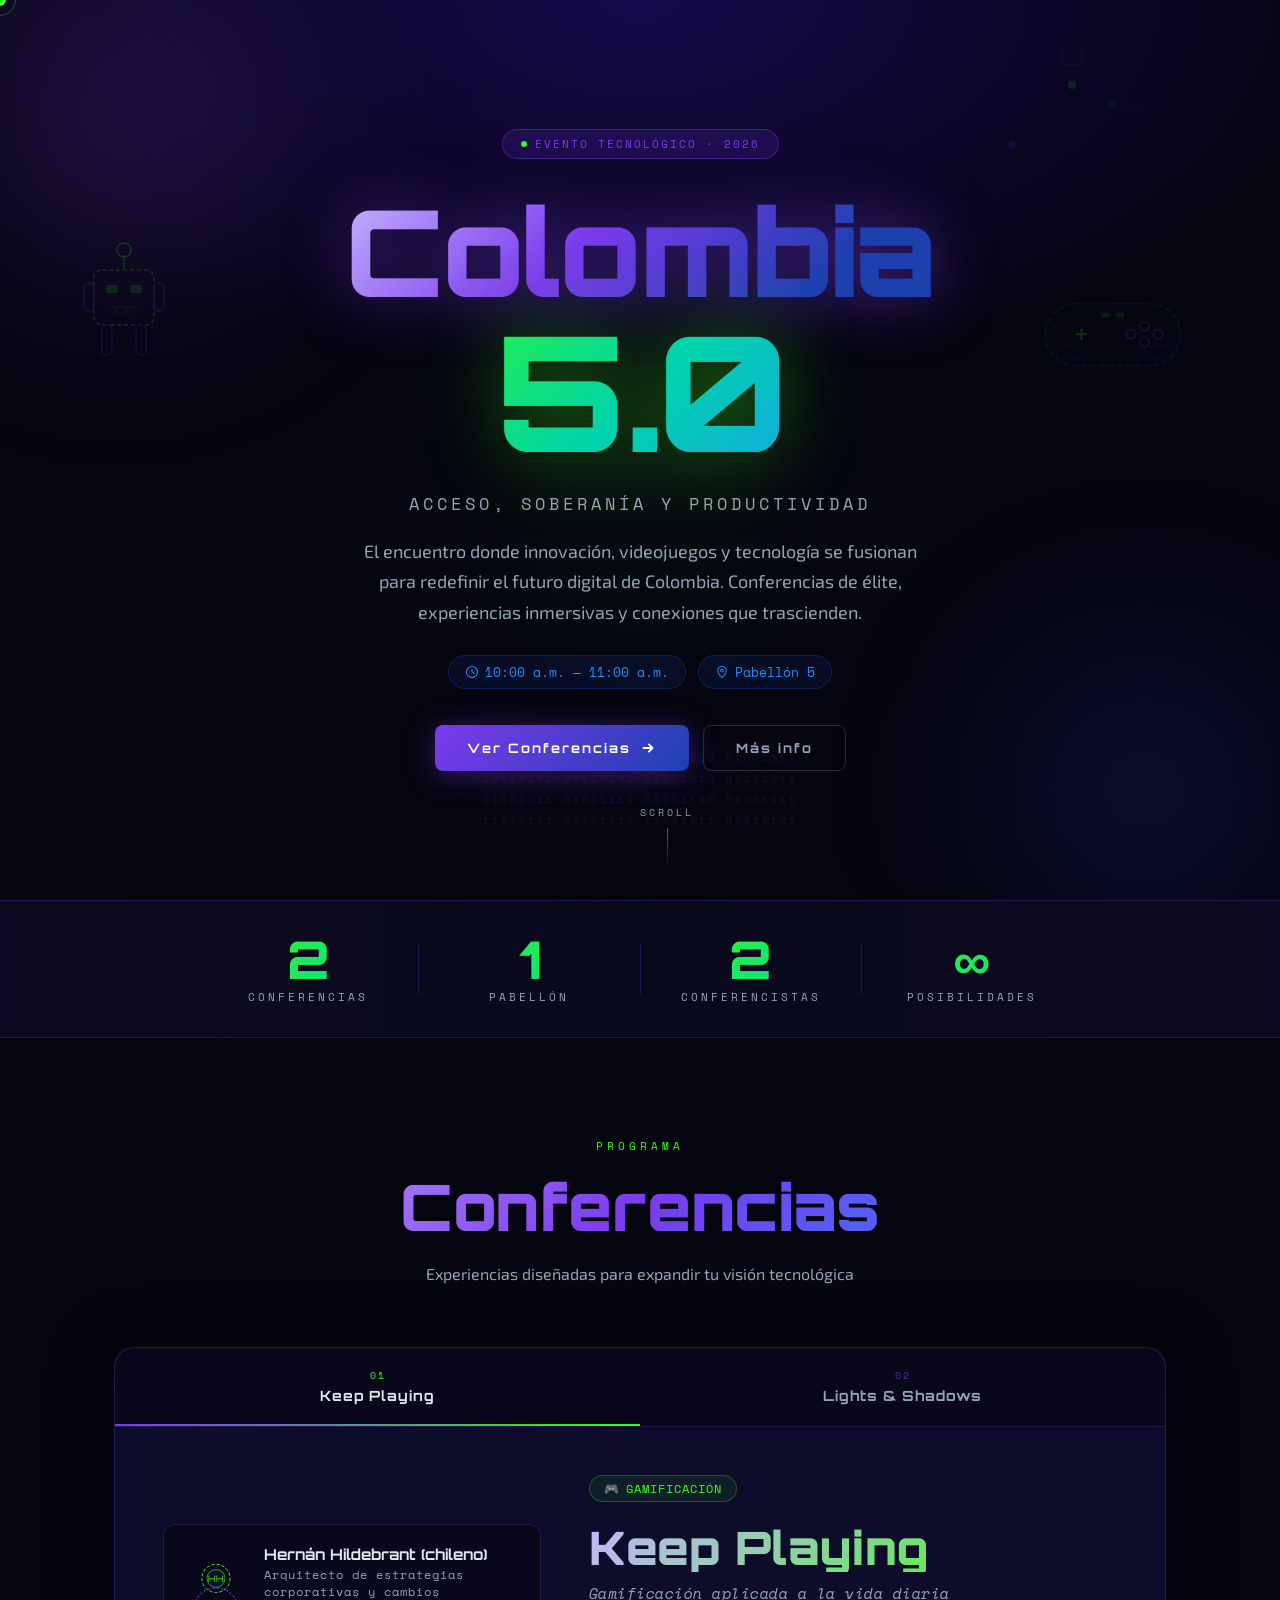
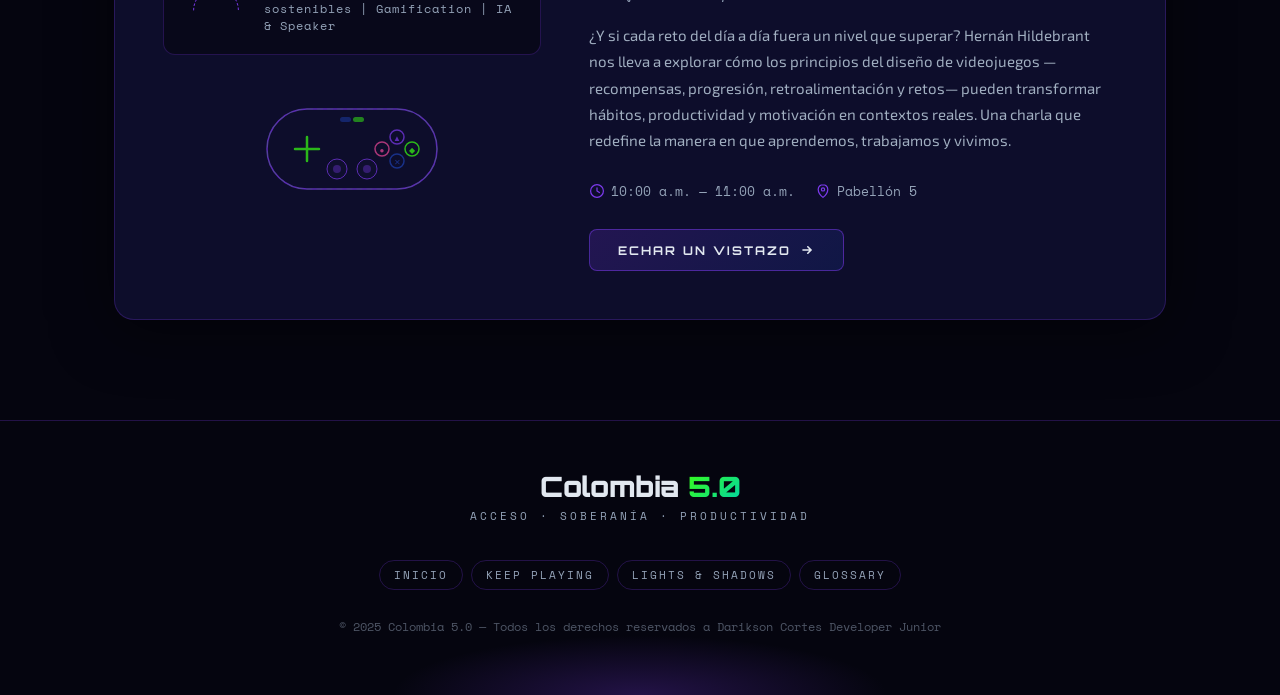
<file: index.html>
<!DOCTYPE html>
<html lang="es">
<head>
  <meta charset="UTF-8" />
  <meta name="viewport" content="width=device-width, initial-scale=1.0" />
  <title>Colombia 5.0 — Innovación, Juego y Tecnología</title>
  <link rel="stylesheet" href="styles.css" />
  <link rel="preconnect" href="https://fonts.googleapis.com" />
  <link rel="preconnect" href="https://fonts.gstatic.com" crossorigin />
  <link href="https://fonts.googleapis.com/css2?family=Exo+2:wght@300;400;600;700;900&family=Orbitron:wght@400;700;900&family=Space+Mono:wght@400;700&display=swap" rel="stylesheet" />
</head>
<body>

  <!-- ───────────── CURSOR ───────────── -->
  <div class="cursor" id="cursor"></div>
  <div class="cursor-trail" id="cursorTrail"></div>

  <!-- ───────────── HERO ───────────── -->
  <section class="hero" id="hero">

    <!-- Background decorative SVG layer -->
    <div class="bg-decor" aria-hidden="true">
      <!-- Grid lines -->
      <svg class="grid-svg" viewBox="0 0 1440 900" preserveAspectRatio="xMidYMid slice">
        <defs>
          <linearGradient id="gridGrad" x1="0" y1="0" x2="0" y2="1">
            <stop offset="0%" stop-color="#7c3aed" stop-opacity="0.25"/>
            <stop offset="100%" stop-color="#0d0d1a" stop-opacity="0"/>
          </linearGradient>
        </defs>
        <!-- Horizontal lines -->
        <g stroke="url(#gridGrad)" stroke-width="0.5">
          <line x1="0" y1="150" x2="1440" y2="150"/>
          <line x1="0" y1="300" x2="1440" y2="300"/>
          <line x1="0" y1="450" x2="1440" y2="450"/>
          <line x1="0" y1="600" x2="1440" y2="600"/>
          <line x1="0" y1="750" x2="1440" y2="750"/>
        </g>
        <!-- Vertical lines -->
        <g stroke="url(#gridGrad)" stroke-width="0.5">
          <line x1="180" y1="0" x2="180" y2="900"/>
          <line x1="360" y1="0" x2="360" y2="900"/>
          <line x1="540" y1="0" x2="540" y2="900"/>
          <line x1="720" y1="0" x2="720" y2="900"/>
          <line x1="900" y1="0" x2="900" y2="900"/>
          <line x1="1080" y1="0" x2="1080" y2="900"/>
          <line x1="1260" y1="0" x2="1260" y2="900"/>
        </g>
      </svg>

      <!-- Floating robot icon left -->
      <svg class="deco-icon robot-left" viewBox="0 0 120 160" fill="none" xmlns="http://www.w3.org/2000/svg">
        <rect x="30" y="45" width="60" height="55" rx="8" fill="none" stroke="#39ff14" stroke-width="1.5" stroke-dasharray="4 3"/>
        <rect x="42" y="60" width="12" height="8" rx="2" fill="#39ff14" opacity="0.7"/>
        <rect x="66" y="60" width="12" height="8" rx="2" fill="#39ff14" opacity="0.7"/>
        <line x1="60" y1="45" x2="60" y2="30" stroke="#39ff14" stroke-width="1.5"/>
        <circle cx="60" cy="25" r="7" fill="none" stroke="#39ff14" stroke-width="1.5"/>
        <rect x="20" y="58" width="10" height="28" rx="5" fill="none" stroke="#7c3aed" stroke-width="1.5"/>
        <rect x="90" y="58" width="10" height="28" rx="5" fill="none" stroke="#7c3aed" stroke-width="1.5"/>
        <rect x="38" y="100" width="10" height="30" rx="5" fill="none" stroke="#1e40af" stroke-width="1.5"/>
        <rect x="72" y="100" width="10" height="30" rx="5" fill="none" stroke="#1e40af" stroke-width="1.5"/>
        <line x1="47" y1="82" x2="73" y2="82" stroke="#39ff14" stroke-width="1" opacity="0.5"/>
        <text x="50" y="90" font-size="9" fill="#39ff14" opacity="0.5" font-family="monospace">5.0</text>
      </svg>

      <!-- Floating gamepad right -->
      <svg class="deco-icon gamepad-right" viewBox="0 0 160 110" fill="none" xmlns="http://www.w3.org/2000/svg">
        <rect x="20" y="30" width="120" height="55" rx="27" fill="none" stroke="#1e40af" stroke-width="1.5" stroke-dasharray="5 3"/>
        <line x1="52" y1="52" x2="52" y2="62" stroke="#39ff14" stroke-width="2"/>
        <line x1="47" y1="57" x2="57" y2="57" stroke="#39ff14" stroke-width="2"/>
        <circle cx="108" cy="50" r="4" fill="none" stroke="#7c3aed" stroke-width="1.5"/>
        <circle cx="120" cy="57" r="4" fill="none" stroke="#7c3aed" stroke-width="1.5"/>
        <circle cx="108" cy="64" r="4" fill="none" stroke="#7c3aed" stroke-width="1.5"/>
        <circle cx="96" cy="57" r="4" fill="none" stroke="#7c3aed" stroke-width="1.5"/>
        <rect x="70" y="38" width="8" height="4" rx="2" fill="#39ff14" opacity="0.6"/>
        <rect x="82" y="38" width="8" height="4" rx="2" fill="#39ff14" opacity="0.6"/>
        <ellipse cx="40" cy="73" rx="14" ry="6" fill="none" stroke="#1e40af" stroke-width="1" stroke-dasharray="3 2"/>
        <ellipse cx="120" cy="73" rx="14" ry="6" fill="none" stroke="#1e40af" stroke-width="1" stroke-dasharray="3 2"/>
      </svg>

      <!-- Floating circuit top right -->
      <svg class="deco-icon circuit-tr" viewBox="0 0 200 200" fill="none">
        <path d="M10 100 H60 V40 H120 V10" stroke="#7c3aed" stroke-width="1" stroke-dasharray="4 3" opacity="0.6"/>
        <path d="M120 10 H160 V60 H190" stroke="#39ff14" stroke-width="1" stroke-dasharray="4 3" opacity="0.5"/>
        <circle cx="60" cy="100" r="4" fill="#7c3aed"/>
        <circle cx="120" cy="40" r="4" fill="#39ff14"/>
        <circle cx="160" cy="60" r="4" fill="#1e40af"/>
        <rect x="110" y="0" width="20" height="20" rx="3" fill="none" stroke="#39ff14" stroke-width="1" opacity="0.5"/>
        <path d="M10 140 H40 V190" stroke="#1e40af" stroke-width="1" stroke-dasharray="4 3" opacity="0.4"/>
        <circle cx="40" cy="140" r="3" fill="#1e40af" opacity="0.5"/>
      </svg>

      <!-- Floating binary text -->
      <div class="binary-bg" aria-hidden="true">
        <span>01001001 01001110 01001110 01001111</span>
        <span>10110101 00110101 11001010 00101011</span>
        <span>01000011 01001111 01001100 01001111</span>
        <span>11010101 00101010 11001011 00010101</span>
      </div>

      <!-- Orbs -->
      <div class="orb orb-1"></div>
      <div class="orb orb-2"></div>
      <div class="orb orb-3"></div>
    </div>

    <!-- Hero content -->
    <div class="hero-content">
      <div class="hero-badge reveal-up delay-0">
        <span class="badge-dot"></span>
        <span>Evento Tecnológico · 2026</span>
      </div>

      <h1 class="hero-title reveal-up delay-1">
        <span class="title-colombia">Colombia</span>
        <span class="title-version">5.0</span>
      </h1>

      <p class="hero-tagline reveal-up delay-2">Acceso, soberanía y productividad</p>

      <p class="hero-desc reveal-up delay-3">
        El encuentro donde innovación, videojuegos y tecnología se fusionan para redefinir el futuro digital de Colombia. Conferencias de élite, experiencias inmersivas y conexiones que trascienden.
      </p>

      <div class="hero-meta reveal-up delay-4">
        <div class="meta-pill">
          <svg viewBox="0 0 20 20" fill="none"><circle cx="10" cy="10" r="8" stroke="currentColor" stroke-width="1.5"/><path d="M10 6v4l3 2" stroke="currentColor" stroke-width="1.5" stroke-linecap="round"/></svg>
          10:00 a.m. — 11:00 a.m.
        </div>
        <div class="meta-pill">
          <svg viewBox="0 0 20 20" fill="none"><path d="M10 2C6.686 2 4 4.686 4 8c0 5 6 10 6 10s6-5 6-10c0-3.314-2.686-6-6-6z" stroke="currentColor" stroke-width="1.5"/><circle cx="10" cy="8" r="2" stroke="currentColor" stroke-width="1.5"/></svg>
          Pabellón 5
        </div>
      </div>

      <div class="hero-actions reveal-up delay-5">
        <button class="btn-primary" id="btnVerConferencias">
          <span>Ver Conferencias</span>
          <svg viewBox="0 0 20 20" fill="none"><path d="M5 10h10M11 6l4 4-4 4" stroke="currentColor" stroke-width="2" stroke-linecap="round" stroke-linejoin="round"/></svg>
        </button>
        <button class="btn-ghost">
          <span>Más info</span>
        </button>
      </div>
    </div>

    <!-- Scroll indicator -->
    <div class="scroll-indicator reveal-fade delay-5">
      <span>Scroll</span>
      <div class="scroll-line"></div>
    </div>
  </section>

  <!-- ───────────── STATS BAR ───────────── -->
  <section class="stats-bar" id="statsBar">
    <div class="stats-inner">
      <div class="stat reveal-up delay-0">
        <span class="stat-num">2</span>
        <span class="stat-label">Conferencias</span>
      </div>
      <div class="stat-divider"></div>
      <div class="stat reveal-up delay-1">
        <span class="stat-num">1</span>
        <span class="stat-label">Pabellón</span>
      </div>
      <div class="stat-divider"></div>
      <div class="stat reveal-up delay-2">
        <span class="stat-num">2</span>
        <span class="stat-label">Conferencistas</span>
      </div>
      <div class="stat-divider"></div>
      <div class="stat reveal-up delay-3">
        <span class="stat-num">∞</span>
        <span class="stat-label">Posibilidades</span>
      </div>
    </div>
  </section>

  <!-- ───────────── CONFERENCES ───────────── -->
  <section class="conferences" id="conferences">
    <div class="section-header reveal-up delay-0">
      <p class="section-label">PROGRAMA</p>
      <h2 class="section-title">Conferencias</h2>
      <p class="section-subtitle">Experiencias diseñadas para expandir tu visión tecnológica</p>
    </div>

    <!-- Tabs -->
    <div class="tabs-wrapper reveal-up delay-1">
      <div class="tabs-nav" role="tablist">
        <button class="tab-btn active" data-tab="0" role="tab" aria-selected="true">
          <span class="tab-num">01</span>
          <span class="tab-name">Keep Playing</span>
        </button>
        <button class="tab-btn" data-tab="1" role="tab" aria-selected="false">
          <span class="tab-num">02</span>
          <span class="tab-name">Lights &amp; Shadows</span>
        </button>
      </div>

      <!-- Tab panels -->
      <div class="tabs-content">
        <!-- ── TAB 0 ── -->
        <div class="tab-panel active" data-panel="0" role="tabpanel">
          <div class="panel-grid">
            <div class="panel-visual">
              <div class="speaker-card">
                <div class="speaker-avatar">
                  <svg viewBox="0 0 100 100" fill="none">
                    <circle cx="50" cy="35" r="22" stroke="#39ff14" stroke-width="1.5" stroke-dasharray="5 3"/>
                    <path d="M15 85c0-19.33 15.67-35 35-35s35 15.67 35 35" stroke="#7c3aed" stroke-width="1.5" stroke-dasharray="4 3"/>
                    <circle cx="50" cy="35" r="14" fill="#0d0d2b" stroke="#39ff14" stroke-width="1"/>
                    <text x="50" y="40" text-anchor="middle" font-size="14" fill="#39ff14" font-family="Orbitron">HH</text>
                  </svg>
                </div>
                <div class="speaker-info">
                  <span class="speaker-name">Hernán Hildebrant (chileno)</span>
                  <span class="speaker-role">Arquitecto de estrategias corporativas y cambios sostenibles | Gamification | IA &amp; Speaker</span>
                </div>
              </div>

              <!-- Gamepad decoration -->
              <div class="conf-visual-deco">
                <svg viewBox="0 0 200 140" fill="none" class="big-gamepad">
                  <rect x="15" y="30" width="170" height="80" rx="40" fill="#0d0d2b" stroke="#7c3aed" stroke-width="1.5"/>
                  <rect x="15" y="30" width="170" height="80" rx="40" fill="none" stroke="#39ff14" stroke-width="0.5" stroke-dasharray="6 4" opacity="0.4"/>
                  <!-- D-pad -->
                  <line x1="55" y1="58" x2="55" y2="82" stroke="#39ff14" stroke-width="2.5" stroke-linecap="round"/>
                  <line x1="43" y1="70" x2="67" y2="70" stroke="#39ff14" stroke-width="2.5" stroke-linecap="round"/>
                  <!-- Buttons -->
                  <circle cx="145" cy="58" r="7" fill="none" stroke="#7c3aed" stroke-width="1.5"/>
                  <circle cx="160" cy="70" r="7" fill="none" stroke="#39ff14" stroke-width="1.5"/>
                  <circle cx="145" cy="82" r="7" fill="none" stroke="#1e40af" stroke-width="1.5"/>
                  <circle cx="130" cy="70" r="7" fill="none" stroke="#ec4899" stroke-width="1.5"/>
                  <text x="145" y="62" text-anchor="middle" font-size="8" fill="#7c3aed">▲</text>
                  <text x="160" y="74" text-anchor="middle" font-size="8" fill="#39ff14">◆</text>
                  <text x="145" y="86" text-anchor="middle" font-size="8" fill="#1e40af">✕</text>
                  <text x="130" y="74" text-anchor="middle" font-size="8" fill="#ec4899">●</text>
                  <!-- Analog sticks -->
                  <circle cx="85" cy="90" r="10" fill="#111130" stroke="#7c3aed" stroke-width="1"/>
                  <circle cx="115" cy="90" r="10" fill="#111130" stroke="#7c3aed" stroke-width="1"/>
                  <circle cx="85" cy="90" r="4" fill="#7c3aed" opacity="0.5"/>
                  <circle cx="115" cy="90" r="4" fill="#7c3aed" opacity="0.5"/>
                  <!-- Start / select -->
                  <rect x="88" y="38" width="11" height="5" rx="2.5" fill="#1e40af" opacity="0.7"/>
                  <rect x="101" y="38" width="11" height="5" rx="2.5" fill="#39ff14" opacity="0.7"/>
                </svg>
              </div>
            </div>

            <div class="panel-text">
              <div class="conf-tag">
                <span class="tag-icon">🎮</span>
                <span>Gamificación</span>
              </div>
              <h3 class="conf-title">Keep Playing</h3>
              <p class="conf-theme">Gamificación aplicada a la vida diaria</p>
              <p class="conf-desc">
                ¿Y si cada reto del día a día fuera un nivel que superar? Hernán Hildebrant nos lleva a explorar cómo los principios del diseño de videojuegos —recompensas, progresión, retroalimentación y retos— pueden transformar hábitos, productividad y motivación en contextos reales. Una charla que redefine la manera en que aprendemos, trabajamos y vivimos.
              </p>
              <div class="conf-details">
                <div class="detail-item">
                  <svg viewBox="0 0 20 20" fill="none"><circle cx="10" cy="10" r="8" stroke="currentColor" stroke-width="1.5"/><path d="M10 6v4l3 2" stroke="currentColor" stroke-width="1.5" stroke-linecap="round"/></svg>
                  <span>10:00 a.m. — 11:00 a.m.</span>
                </div>
                <div class="detail-item">
                  <svg viewBox="0 0 20 20" fill="none"><path d="M10 2C6.686 2 4 4.686 4 8c0 5 6 10 6 10s6-5 6-10c0-3.314-2.686-6-6-6z" stroke="currentColor" stroke-width="1.5"/><circle cx="10" cy="8" r="2" stroke="currentColor" stroke-width="1.5"/></svg>
                  <span>Pabellón 5</span>
                </div>
              </div>
              <a href="keep-playing.html" class="btn-conf">
                <span>Echar un vistazo</span>
                <svg viewBox="0 0 20 20" fill="none"><path d="M5 10h10M11 6l4 4-4 4" stroke="currentColor" stroke-width="2" stroke-linecap="round"/></svg>
              </a>
            </div>
          </div>
        </div>

        <!-- ── TAB 1 ── -->
        <div class="tab-panel" data-panel="1" role="tabpanel">
          <div class="panel-grid">
            <div class="panel-visual">
              <div class="speaker-card">
                <div class="speaker-avatar">
                  <svg viewBox="0 0 100 100" fill="none">
                    <circle cx="50" cy="35" r="22" stroke="#1e40af" stroke-width="1.5" stroke-dasharray="5 3"/>
                    <path d="M15 85c0-19.33 15.67-35 35-35s35 15.67 35 35" stroke="#7c3aed" stroke-width="1.5" stroke-dasharray="4 3"/>
                    <circle cx="50" cy="35" r="14" fill="#0d0d2b" stroke="#1e40af" stroke-width="1"/>
                    <text x="50" y="40" text-anchor="middle" font-size="14" fill="#1e90ff" font-family="Orbitron">IM</text>
                  </svg>
                </div>
                <div class="speaker-info">
                  <span class="speaker-name">Ian Meggiben</span>
                  <span class="speaker-role">Pixar Animation Studios - Director of Photography, Lighting Visual Director &amp; Artist</span>
                </div>
              </div>

              <!-- Camera / light decoration -->
              <div class="conf-visual-deco">
                <svg viewBox="0 0 200 140" fill="none" class="big-camera">
                  <!-- Body -->
                  <rect x="40" y="40" width="120" height="75" rx="8" fill="#0d0d2b" stroke="#1e40af" stroke-width="1.5"/>
                  <!-- Lens -->
                  <circle cx="100" cy="78" r="30" fill="#060615" stroke="#7c3aed" stroke-width="1.5"/>
                  <circle cx="100" cy="78" r="22" fill="#060615" stroke="#1e40af" stroke-width="1"/>
                  <circle cx="100" cy="78" r="14" fill="#060615" stroke="#7c3aed" stroke-width="1"/>
                  <circle cx="100" cy="78" r="6" fill="#7c3aed" opacity="0.6"/>
                  <!-- Highlight in lens -->
                  <circle cx="93" cy="71" r="3" fill="white" opacity="0.15"/>
                  <!-- Top mount -->
                  <rect x="75" y="28" width="50" height="14" rx="4" fill="#0d0d2b" stroke="#1e40af" stroke-width="1"/>
                  <rect x="85" y="32" width="10" height="6" rx="2" fill="#39ff14" opacity="0.5"/>
                  <!-- Light rays -->
                  <line x1="100" y1="10" x2="100" y2="28" stroke="#39ff14" stroke-width="1" stroke-dasharray="3 2" opacity="0.5"/>
                  <line x1="140" y1="25" x2="125" y2="40" stroke="#7c3aed" stroke-width="1" stroke-dasharray="3 2" opacity="0.4"/>
                  <line x1="60" y1="25" x2="75" y2="40" stroke="#1e40af" stroke-width="1" stroke-dasharray="3 2" opacity="0.4"/>
                  <!-- Shadow triangle on side -->
                  <polygon points="162,50 175,78 162,106" fill="none" stroke="#39ff14" stroke-width="1" stroke-dasharray="3 2" opacity="0.3"/>
                </svg>
              </div>
            </div>

            <div class="panel-text">
              <div class="conf-tag conf-tag-blue">
                <span class="tag-icon">🎨</span>
                <span>Diseño Visual</span>
              </div>
              <h3 class="conf-title conf-title-blue">Lights &amp; Shadows</h3>
              <p class="conf-theme">Color, luz, sombra y composición de cámara</p>
              <p class="conf-desc">
                Ian Meggiben desglosa el lenguaje visual que hace que una imagen hable sin palabras. Aprende cómo el uso estratégico del color genera emociones, cómo las luces y sombras construyen profundidad narrativa, y cómo los planos y ángulos de cámara dirigen la mirada del espectador. Una masterclass imprescindible para diseñadores, cineastas y creadores de contenido.
              </p>
              <div class="conf-details">
                <div class="detail-item">
                  <svg viewBox="0 0 20 20" fill="none"><circle cx="10" cy="10" r="8" stroke="currentColor" stroke-width="1.5"/><path d="M10 6v4l3 2" stroke="currentColor" stroke-width="1.5" stroke-linecap="round"/></svg>
                  <span>11:00 am - 12:00 am</span>
                </div>
                <div class="detail-item">
                  <svg viewBox="0 0 20 20" fill="none"><path d="M10 2C6.686 2 4 4.686 4 8c0 5 6 10 6 10s6-5 6-10c0-3.314-2.686-6-6-6z" stroke="currentColor" stroke-width="1.5"/><circle cx="10" cy="8" r="2" stroke="currentColor" stroke-width="1.5"/></svg>
                  <span>Pabellón 3</span>
                </div>
              </div>
              <a href="lights-shadows.html" class="btn-conf btn-conf-blue">
                <span>Echar un vistazo</span>
                <svg viewBox="0 0 20 20" fill="none"><path d="M5 10h10M11 6l4 4-4 4" stroke="currentColor" stroke-width="2" stroke-linecap="round"/></svg>
              </a>
            </div>
          </div>
        </div>
      </div>
    </div>
  </section>

  <!-- ───────────── FOOTER ───────────── -->
  <footer class="footer">
    <div class="footer-inner">
      <div class="footer-brand">
        <span class="footer-logo">Colombia <em>5.0</em></span>
        <p>Acceso · Soberanía · Productividad</p>
      </div>
      <nav class="footer-nav">
      <a href="index.html">Inicio</a>
      <a href="keep-playing.html">Keep Playing</a>
      <a href="lights-shadows.html">Lights &amp; Shadows</a>
      <a href="glossary.html">Glossary</a>
    </nav>
      <div class="footer-copy">
        <span>© 2025 Colombia 5.0 — Todos los derechos reservados a Darikson Cortes Developer Junior</span>
      </div>
    </div>
    <div class="footer-glow"></div>
  </footer>

  <script src="script.js"></script>
</body>
</html>
</file>
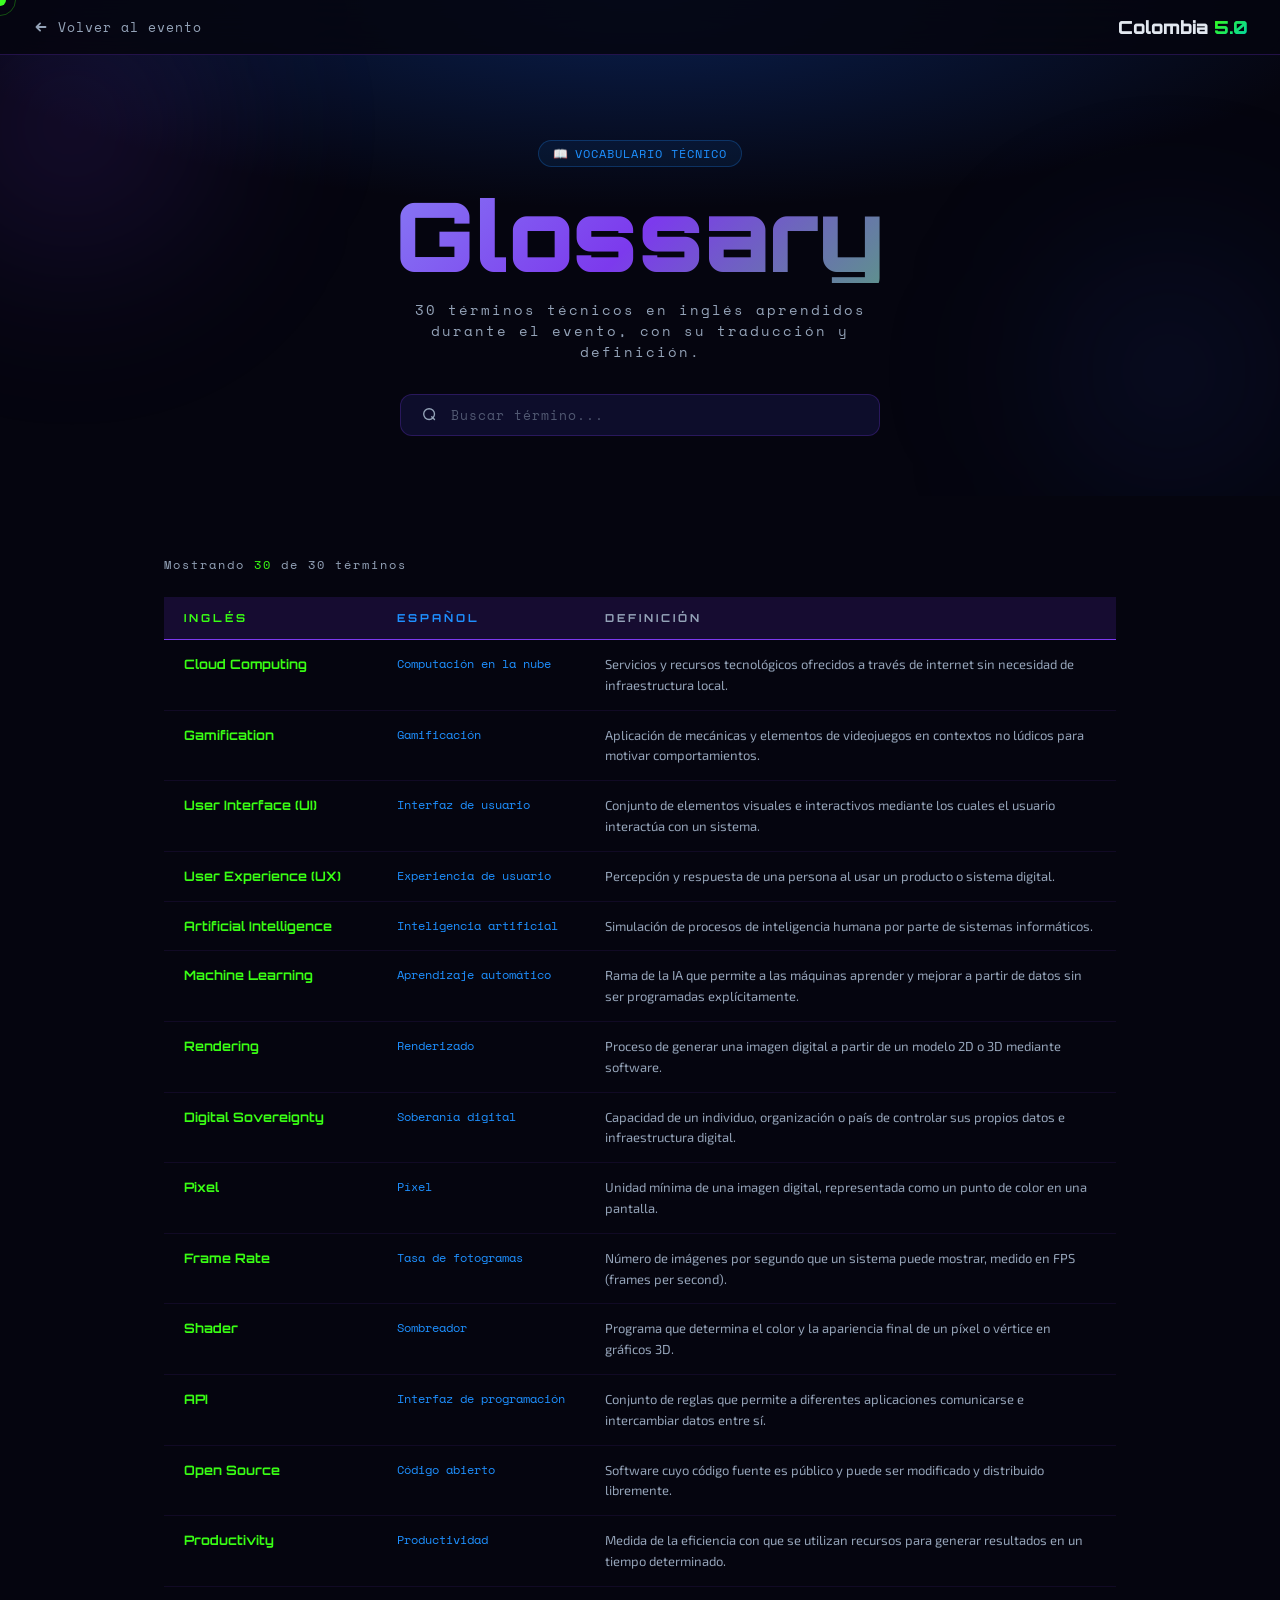
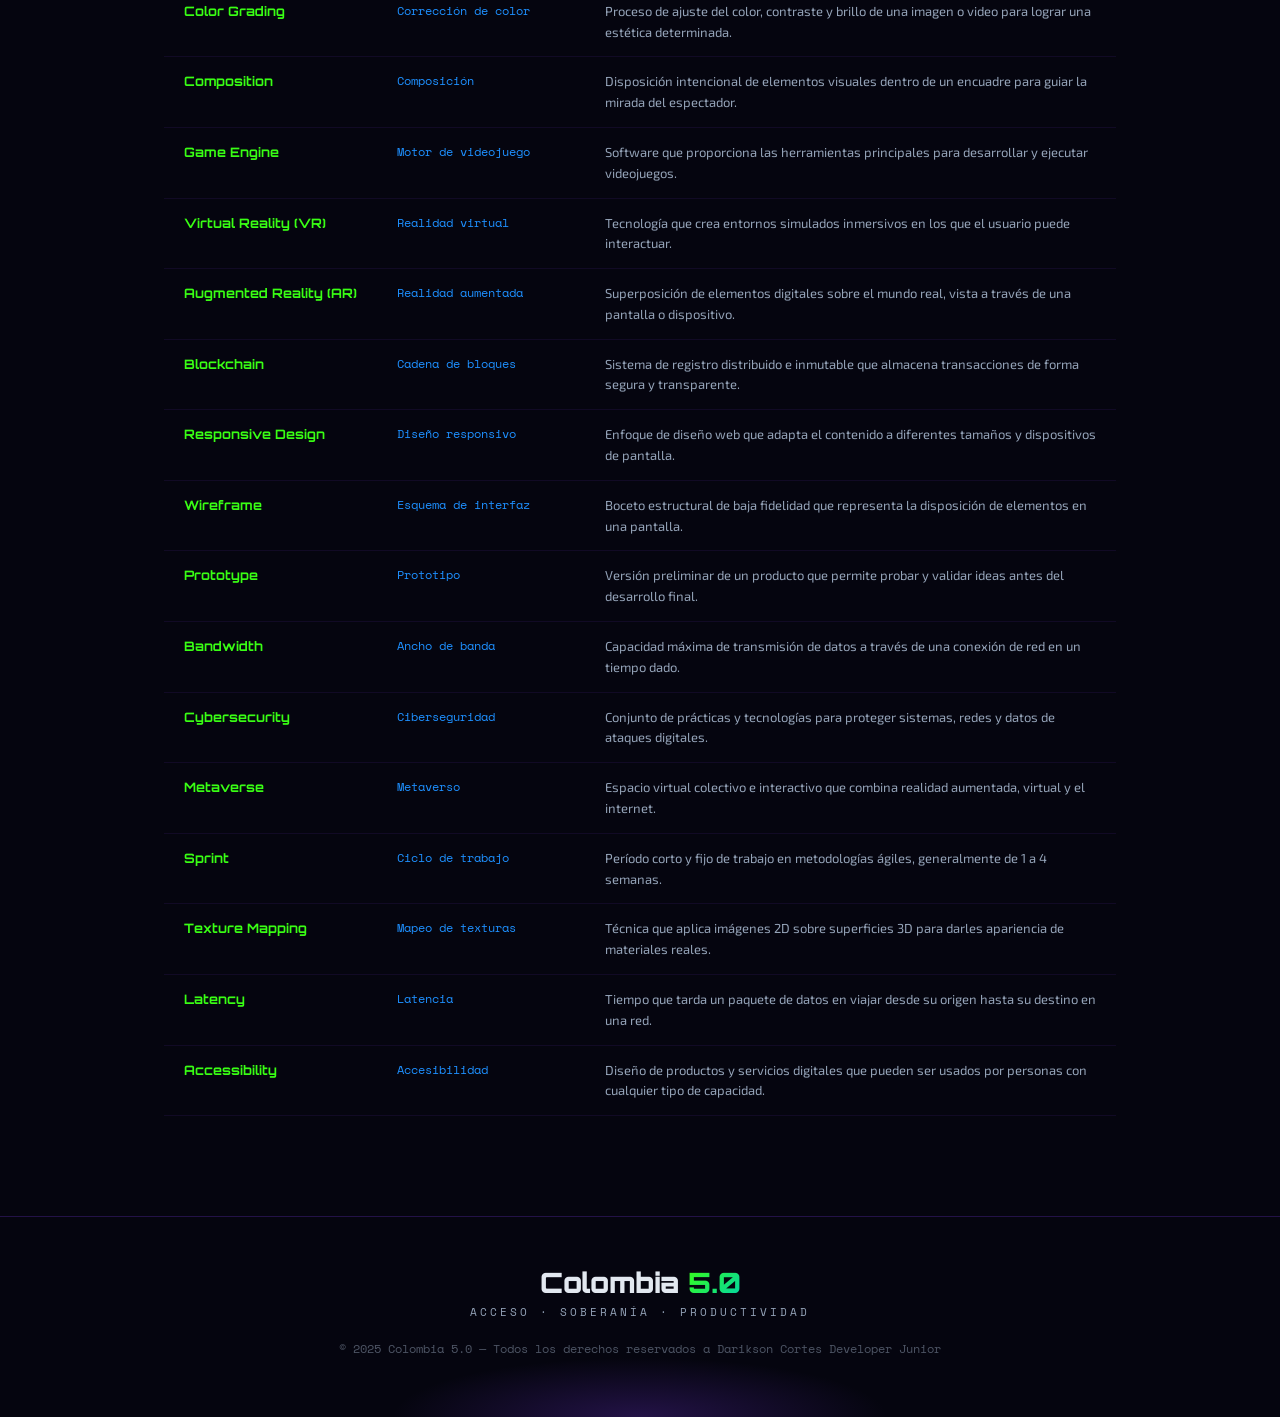
<file: glossary.html>
<!DOCTYPE html>
<html lang="es">
<head>
  <meta charset="UTF-8" />
  <meta name="viewport" content="width=device-width, initial-scale=1.0" />
  <title>Glossary — Colombia 5.0</title>
  <link rel="stylesheet" href="styles.css" />
  <link rel="stylesheet" href="conf-page.css" />
  <link rel="preconnect" href="https://fonts.googleapis.com" />
  <link rel="preconnect" href="https://fonts.gstatic.com" crossorigin />
  <link href="https://fonts.googleapis.com/css2?family=Exo+2:wght@300;400;600;700;900&family=Orbitron:wght@400;700;900&family=Space+Mono:wght@400;700&display=swap" rel="stylesheet" />
  <style>
    /* ── Glossary specific ── */
    .glossary-hero {
      padding: 140px 24px 60px;
      text-align: center;
      position: relative;
      overflow: hidden;
      background: radial-gradient(ellipse 80% 60% at 50% 0%, #0a1f4e 0%, var(--bg) 70%);
    }
    .glossary-hero .orb { position: absolute; border-radius: 50%; filter: blur(80px); pointer-events: none; }

    .search-bar {
      display: flex;
      align-items: center;
      gap: 12px;
      max-width: 480px;
      margin: 32px auto 0;
      background: var(--bg-card);
      border: 1px solid var(--border);
      border-radius: 12px;
      padding: 10px 20px;
      transition: border-color 0.25s;
    }
    .search-bar:focus-within { border-color: var(--purple); }
    .search-bar svg { width: 18px; height: 18px; color: var(--text-dim); flex-shrink: 0; }
    .search-bar input {
      flex: 1;
      background: transparent;
      border: none;
      outline: none;
      color: var(--text);
      font-family: var(--font-mono);
      font-size: 13px;
      letter-spacing: 1px;
    }
    .search-bar input::placeholder { color: var(--text-dim); opacity: 0.5; }

    /* Table */
    .glossary-section {
      padding: 60px 24px 100px;
      max-width: 1000px;
      margin: 0 auto;
    }
    .glossary-count {
      font-family: var(--font-mono);
      font-size: 12px;
      color: var(--text-dim);
      letter-spacing: 2px;
      margin-bottom: 24px;
    }
    .glossary-count span { color: var(--neon); }

    .glossary-table {
      width: 100%;
      border-collapse: collapse;
      font-size: 14px;
    }
    .glossary-table thead tr {
      background: rgba(124,58,237,0.15);
      border-bottom: 1px solid var(--purple);
    }
    .glossary-table th {
      padding: 14px 20px;
      text-align: left;
      font-family: var(--font-display);
      font-size: 11px;
      letter-spacing: 3px;
      text-transform: uppercase;
      color: var(--text-dim);
      font-weight: 700;
    }
    .glossary-table th:first-child { color: var(--neon); }
    .glossary-table th:nth-child(2) { color: var(--blue-l); }

    .glossary-table tbody tr {
      border-bottom: 1px solid rgba(124,58,237,0.1);
      transition: background 0.2s;
    }
    .glossary-table tbody tr:hover { background: rgba(124,58,237,0.07); }
    .glossary-table tbody tr.hidden-row { display: none; }

    .glossary-table td {
      padding: 14px 20px;
      vertical-align: top;
      line-height: 1.6;
    }
    .td-en {
      font-family: var(--font-display);
      font-size: 13px;
      font-weight: 700;
      color: var(--neon);
      white-space: nowrap;
    }
    .td-es {
      font-family: var(--font-mono);
      font-size: 12px;
      color: var(--blue-l);
      white-space: nowrap;
    }
    .td-def {
      color: var(--text-dim);
      font-size: 13px;
    }

    .no-results {
      display: none;
      text-align: center;
      padding: 60px 20px;
      font-family: var(--font-mono);
      color: var(--text-dim);
      font-size: 13px;
      letter-spacing: 2px;
    }
    .no-results.visible { display: block; }
  </style>
</head>
<body>

  <div class="cursor" id="cursor"></div>
  <div class="cursor-trail" id="cursorTrail"></div>

  <!-- ── NAV ── -->
  <nav class="conf-nav">
    <a href="index.html" class="nav-back">
      <svg viewBox="0 0 20 20" fill="none"><path d="M15 10H5M9 6l-4 4 4 4" stroke="currentColor" stroke-width="2" stroke-linecap="round" stroke-linejoin="round"/></svg>
      <span>Volver al evento</span>
    </a>
    <span class="nav-brand">Colombia <em>5.0</em></span>
  </nav>

  <!-- ── HERO ── -->
  <header class="glossary-hero">
    <div class="orb" style="width:400px;height:400px;background:radial-gradient(circle,rgba(124,58,237,0.2) 0%,transparent 70%);top:-15%;left:-10%;"></div>
    <div class="orb" style="width:350px;height:350px;background:radial-gradient(circle,rgba(30,64,175,0.2) 0%,transparent 70%);bottom:-10%;right:-5%;"></div>

    <div class="reveal-up delay-0">
      <div class="conf-tag conf-tag-blue" style="display:inline-flex;margin-bottom:20px;">
        <span>📖</span><span>Vocabulario Técnico</span>
      </div>
    </div>

    <h1 class="reveal-up delay-1" style="font-family:var(--font-display);font-size:clamp(48px,9vw,96px);font-weight:900;background:linear-gradient(135deg,#93c5fd 0%,#7c3aed 50%,#39ff14 100%);-webkit-background-clip:text;-webkit-text-fill-color:transparent;background-clip:text;line-height:1;margin-bottom:16px;">
      Glossary
    </h1>
    <p class="reveal-up delay-2" style="font-family:var(--font-mono);font-size:14px;color:var(--text-dim);letter-spacing:2px;max-width:480px;margin:0 auto;">
      30 términos técnicos en inglés aprendidos durante el evento, con su traducción y definición.
    </p>

    <!-- Search -->
    <div class="search-bar reveal-up delay-3">
      <svg viewBox="0 0 20 20" fill="none"><circle cx="9" cy="9" r="6" stroke="currentColor" stroke-width="1.5"/><path d="M15 15l-3-3" stroke="currentColor" stroke-width="1.5" stroke-linecap="round"/></svg>
      <input type="text" id="searchInput" placeholder="Buscar término..." autocomplete="off" />
    </div>
  </header>

  <!-- ── TABLE ── -->
  <section class="glossary-section">
    <p class="glossary-count">Mostrando <span id="visibleCount">30</span> de 30 términos</p>

    <table class="glossary-table" id="glossaryTable">
      <thead>
        <tr>
          <th>Inglés</th>
          <th>Español</th>
          <th>Definición</th>
        </tr>
      </thead>
      <tbody id="glossaryBody">
        <tr><td class="td-en">Cloud Computing</td><td class="td-es">Computación en la nube</td><td class="td-def">Servicios y recursos tecnológicos ofrecidos a través de internet sin necesidad de infraestructura local.</td></tr>
        <tr><td class="td-en">Gamification</td><td class="td-es">Gamificación</td><td class="td-def">Aplicación de mecánicas y elementos de videojuegos en contextos no lúdicos para motivar comportamientos.</td></tr>
        <tr><td class="td-en">User Interface (UI)</td><td class="td-es">Interfaz de usuario</td><td class="td-def">Conjunto de elementos visuales e interactivos mediante los cuales el usuario interactúa con un sistema.</td></tr>
        <tr><td class="td-en">User Experience (UX)</td><td class="td-es">Experiencia de usuario</td><td class="td-def">Percepción y respuesta de una persona al usar un producto o sistema digital.</td></tr>
        <tr><td class="td-en">Artificial Intelligence</td><td class="td-es">Inteligencia artificial</td><td class="td-def">Simulación de procesos de inteligencia humana por parte de sistemas informáticos.</td></tr>
        <tr><td class="td-en">Machine Learning</td><td class="td-es">Aprendizaje automático</td><td class="td-def">Rama de la IA que permite a las máquinas aprender y mejorar a partir de datos sin ser programadas explícitamente.</td></tr>
        <tr><td class="td-en">Rendering</td><td class="td-es">Renderizado</td><td class="td-def">Proceso de generar una imagen digital a partir de un modelo 2D o 3D mediante software.</td></tr>
        <tr><td class="td-en">Digital Sovereignty</td><td class="td-es">Soberanía digital</td><td class="td-def">Capacidad de un individuo, organización o país de controlar sus propios datos e infraestructura digital.</td></tr>
        <tr><td class="td-en">Pixel</td><td class="td-es">Píxel</td><td class="td-def">Unidad mínima de una imagen digital, representada como un punto de color en una pantalla.</td></tr>
        <tr><td class="td-en">Frame Rate</td><td class="td-es">Tasa de fotogramas</td><td class="td-def">Número de imágenes por segundo que un sistema puede mostrar, medido en FPS (frames per second).</td></tr>
        <tr><td class="td-en">Shader</td><td class="td-es">Sombreador</td><td class="td-def">Programa que determina el color y la apariencia final de un píxel o vértice en gráficos 3D.</td></tr>
        <tr><td class="td-en">API</td><td class="td-es">Interfaz de programación</td><td class="td-def">Conjunto de reglas que permite a diferentes aplicaciones comunicarse e intercambiar datos entre sí.</td></tr>
        <tr><td class="td-en">Open Source</td><td class="td-es">Código abierto</td><td class="td-def">Software cuyo código fuente es público y puede ser modificado y distribuido libremente.</td></tr>
        <tr><td class="td-en">Productivity</td><td class="td-es">Productividad</td><td class="td-def">Medida de la eficiencia con que se utilizan recursos para generar resultados en un tiempo determinado.</td></tr>
        <tr><td class="td-en">Color Grading</td><td class="td-es">Corrección de color</td><td class="td-def">Proceso de ajuste del color, contraste y brillo de una imagen o video para lograr una estética determinada.</td></tr>
        <tr><td class="td-en">Composition</td><td class="td-es">Composición</td><td class="td-def">Disposición intencional de elementos visuales dentro de un encuadre para guiar la mirada del espectador.</td></tr>
        <tr><td class="td-en">Game Engine</td><td class="td-es">Motor de videojuego</td><td class="td-def">Software que proporciona las herramientas principales para desarrollar y ejecutar videojuegos.</td></tr>
        <tr><td class="td-en">Virtual Reality (VR)</td><td class="td-es">Realidad virtual</td><td class="td-def">Tecnología que crea entornos simulados inmersivos en los que el usuario puede interactuar.</td></tr>
        <tr><td class="td-en">Augmented Reality (AR)</td><td class="td-es">Realidad aumentada</td><td class="td-def">Superposición de elementos digitales sobre el mundo real, vista a través de una pantalla o dispositivo.</td></tr>
        <tr><td class="td-en">Blockchain</td><td class="td-es">Cadena de bloques</td><td class="td-def">Sistema de registro distribuido e inmutable que almacena transacciones de forma segura y transparente.</td></tr>
        <tr><td class="td-en">Responsive Design</td><td class="td-es">Diseño responsivo</td><td class="td-def">Enfoque de diseño web que adapta el contenido a diferentes tamaños y dispositivos de pantalla.</td></tr>
        <tr><td class="td-en">Wireframe</td><td class="td-es">Esquema de interfaz</td><td class="td-def">Boceto estructural de baja fidelidad que representa la disposición de elementos en una pantalla.</td></tr>
        <tr><td class="td-en">Prototype</td><td class="td-es">Prototipo</td><td class="td-def">Versión preliminar de un producto que permite probar y validar ideas antes del desarrollo final.</td></tr>
        <tr><td class="td-en">Bandwidth</td><td class="td-es">Ancho de banda</td><td class="td-def">Capacidad máxima de transmisión de datos a través de una conexión de red en un tiempo dado.</td></tr>
        <tr><td class="td-en">Cybersecurity</td><td class="td-es">Ciberseguridad</td><td class="td-def">Conjunto de prácticas y tecnologías para proteger sistemas, redes y datos de ataques digitales.</td></tr>
        <tr><td class="td-en">Metaverse</td><td class="td-es">Metaverso</td><td class="td-def">Espacio virtual colectivo e interactivo que combina realidad aumentada, virtual y el internet.</td></tr>
        <tr><td class="td-en">Sprint</td><td class="td-es">Ciclo de trabajo</td><td class="td-def">Período corto y fijo de trabajo en metodologías ágiles, generalmente de 1 a 4 semanas.</td></tr>
        <tr><td class="td-en">Texture Mapping</td><td class="td-es">Mapeo de texturas</td><td class="td-def">Técnica que aplica imágenes 2D sobre superficies 3D para darles apariencia de materiales reales.</td></tr>
        <tr><td class="td-en">Latency</td><td class="td-es">Latencia</td><td class="td-def">Tiempo que tarda un paquete de datos en viajar desde su origen hasta su destino en una red.</td></tr>
        <tr><td class="td-en">Accessibility</td><td class="td-es">Accesibilidad</td><td class="td-def">Diseño de productos y servicios digitales que pueden ser usados por personas con cualquier tipo de capacidad.</td></tr>
      </tbody>
    </table>

    <div class="no-results" id="noResults">No se encontraron términos para "<span id="searchTerm"></span>"</div>
  </section>

  <!-- ── FOOTER ── -->
  <footer class="footer">
    <div class="footer-inner">
      <div class="footer-brand">
        <span class="footer-logo">Colombia <em>5.0</em></span>
        <p>Acceso · Soberanía · Productividad</p>
      </div>
      <div class="footer-copy">
        <span>© 2025 Colombia 5.0 — Todos los derechos reservados a Darikson Cortes Developer Junior</span>
      </div>
    </div>
    <div class="footer-glow"></div>
  </footer>

  <script src="script.js"></script>
  <script>
    // ── Search ──
    const searchInput  = document.getElementById('searchInput');
    const rows         = document.querySelectorAll('#glossaryBody tr');
    const visibleCount = document.getElementById('visibleCount');
    const noResults    = document.getElementById('noResults');
    const searchTerm   = document.getElementById('searchTerm');

    searchInput.addEventListener('input', () => {
      const q = searchInput.value.toLowerCase().trim();
      let count = 0;

      rows.forEach(row => {
        const text = row.textContent.toLowerCase();
        if (!q || text.includes(q)) {
          row.classList.remove('hidden-row');
          count++;
        } else {
          row.classList.add('hidden-row');
        }
      });

      visibleCount.textContent = count;
      searchTerm.textContent = searchInput.value;
      noResults.classList.toggle('visible', count === 0);
    });
  </script>
</body>
</html>
</file>
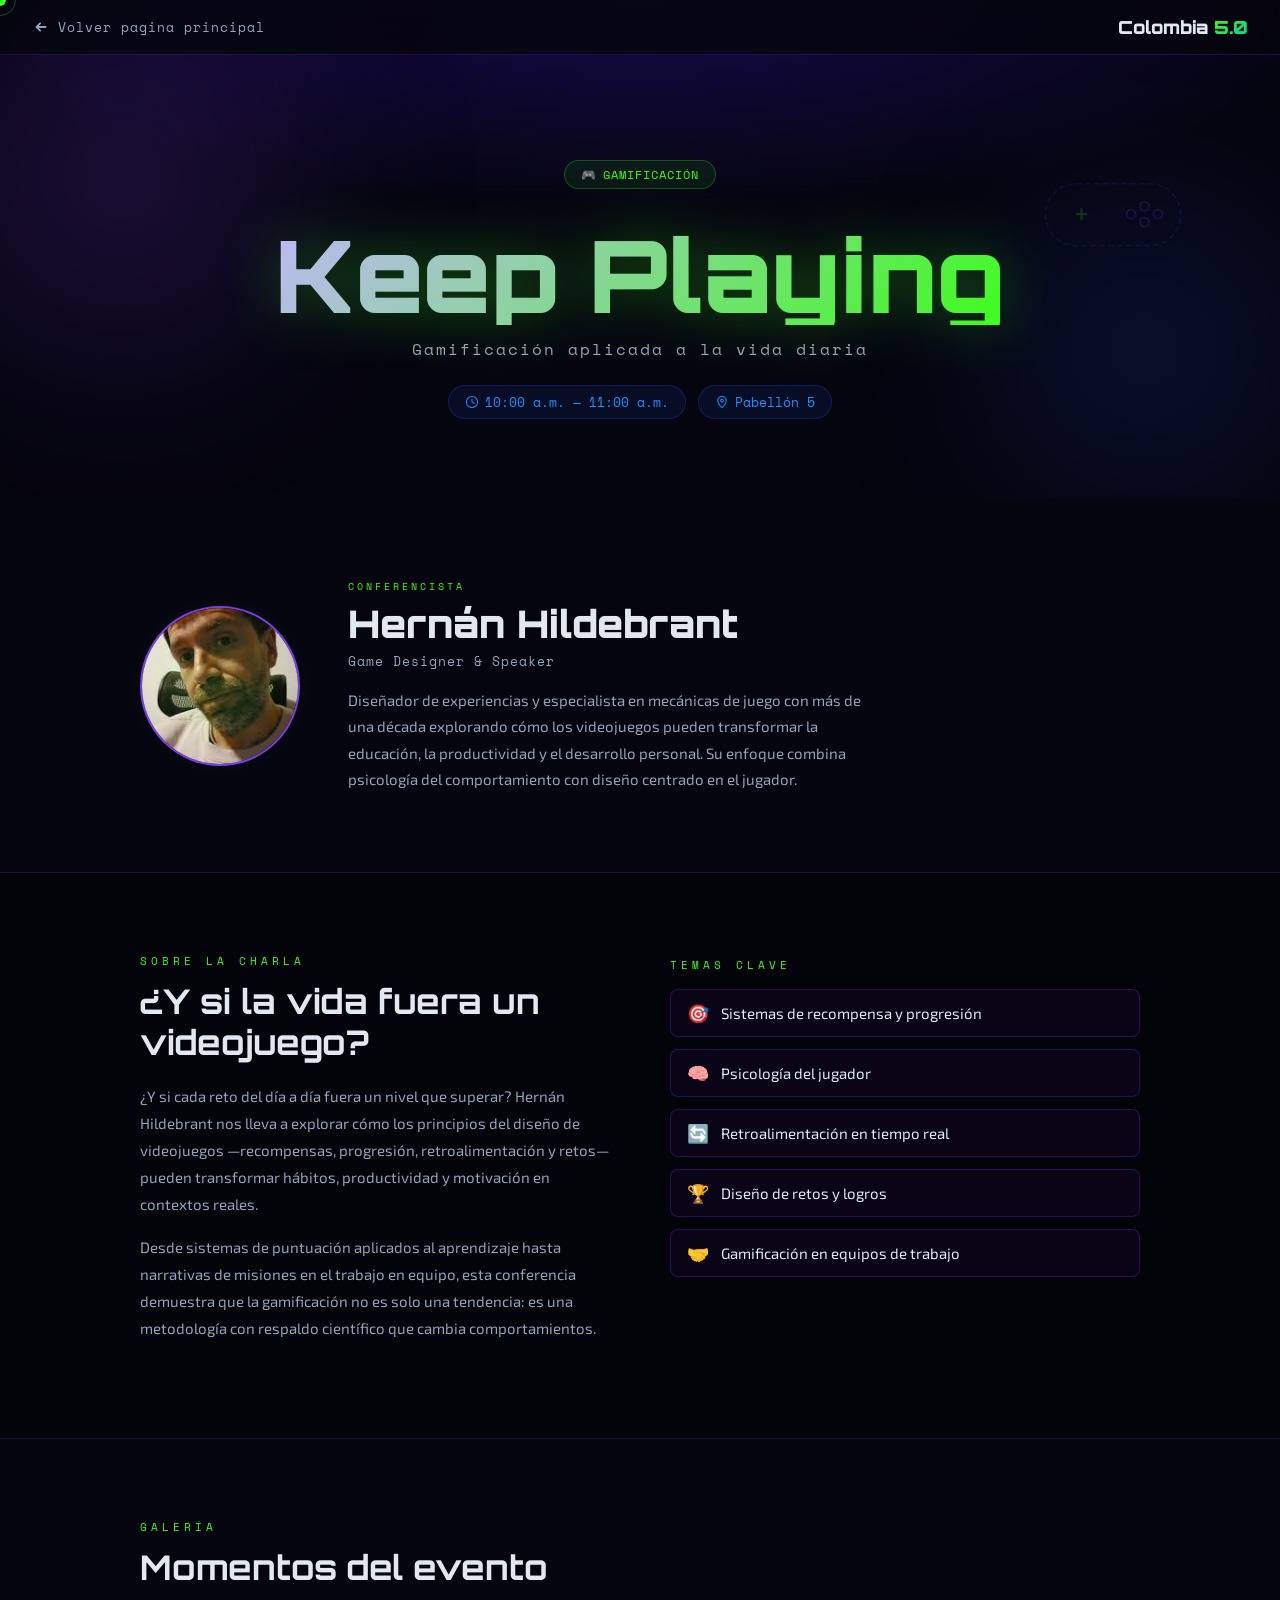
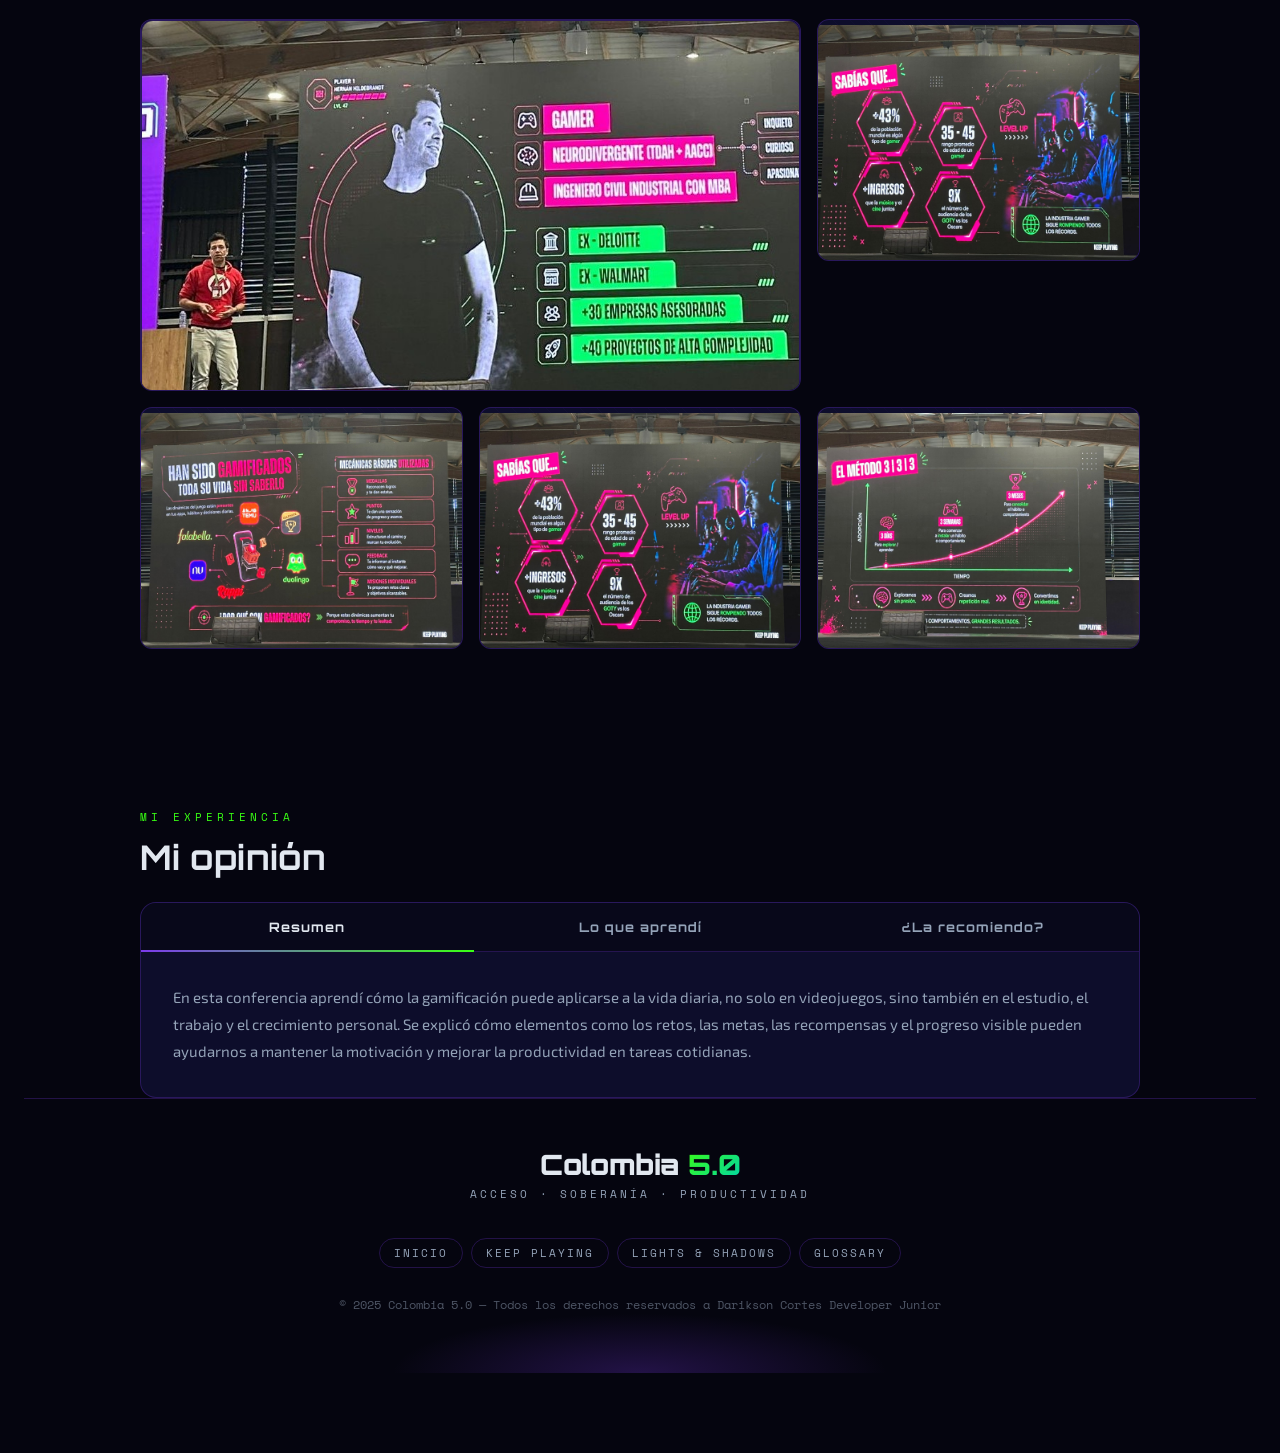
<file: keep-playing.html>
<!DOCTYPE html>
<html lang="es">
<head>
  <meta charset="UTF-8" />
  <meta name="viewport" content="width=device-width, initial-scale=1.0" />
  <title>Keep Playing — Colombia 5.0</title>
  <link rel="stylesheet" href="styles.css" />
  <link rel="stylesheet" href="conf-page.css" />
  <link rel="preconnect" href="https://fonts.googleapis.com" />
  <link rel="preconnect" href="https://fonts.gstatic.com" crossorigin />
  <link href="https://fonts.googleapis.com/css2?family=Exo+2:wght@300;400;600;700;900&family=Orbitron:wght@400;700;900&family=Space+Mono:wght@400;700&display=swap" rel="stylesheet" />
</head>
<body>

  <div class="cursor" id="cursor"></div>
  <div class="cursor-trail" id="cursorTrail"></div>

  <!-- ── NAV ── -->
  <nav class="conf-nav">
    <a href="index.html" class="nav-back">
      <svg viewBox="0 0 20 20" fill="none"><path d="M15 10H5M9 6l-4 4 4 4" stroke="currentColor" stroke-width="2" stroke-linecap="round" stroke-linejoin="round"/></svg>
      <span>Volver pagina principal</span>
    </a>
    <span class="nav-brand">Colombia <em>5.0</em></span>
  </nav>

  <!-- ── CONF HERO ── -->
  <header class="conf-hero conf-hero-green">
    <div class="conf-hero-bg" aria-hidden="true">
      <div class="orb orb-1"></div>
      <div class="orb orb-2"></div>
      <!-- floating gamepad bg -->
      <svg class="deco-icon gamepad-right" viewBox="0 0 160 110" fill="none">
        <rect x="20" y="30" width="120" height="55" rx="27" fill="none" stroke="#1e40af" stroke-width="1.5" stroke-dasharray="5 3"/>
        <line x1="52" y1="52" x2="52" y2="62" stroke="#39ff14" stroke-width="2"/>
        <line x1="47" y1="57" x2="57" y2="57" stroke="#39ff14" stroke-width="2"/>
        <circle cx="108" cy="50" r="4" fill="none" stroke="#7c3aed" stroke-width="1.5"/>
        <circle cx="120" cy="57" r="4" fill="none" stroke="#7c3aed" stroke-width="1.5"/>
        <circle cx="108" cy="64" r="4" fill="none" stroke="#7c3aed" stroke-width="1.5"/>
        <circle cx="96" cy="57" r="4" fill="none" stroke="#7c3aed" stroke-width="1.5"/>
      </svg>
    </div>
    <div class="conf-hero-content reveal-up delay-0">
      <div class="conf-tag">
        <span>🎮</span><span>Gamificación</span>
      </div>
      <h1 class="conf-hero-title">Keep Playing</h1>
      <p class="conf-hero-sub">Gamificación aplicada a la vida diaria</p>
      <div class="conf-meta-row">
        <div class="meta-pill">
          <svg viewBox="0 0 20 20" fill="none"><circle cx="10" cy="10" r="8" stroke="currentColor" stroke-width="1.5"/><path d="M10 6v4l3 2" stroke="currentColor" stroke-width="1.5" stroke-linecap="round"/></svg>
          10:00 a.m. — 11:00 a.m.
        </div>
        <div class="meta-pill">
          <svg viewBox="0 0 20 20" fill="none"><path d="M10 2C6.686 2 4 4.686 4 8c0 5 6 10 6 10s6-5 6-10c0-3.314-2.686-6-6-6z" stroke="currentColor" stroke-width="1.5"/><circle cx="10" cy="8" r="2" stroke="currentColor" stroke-width="1.5"/></svg>
          Pabellón 5
        </div>
      </div>
    </div>
  </header>

  <!-- ── SPEAKER ── -->
  <section class="conf-section">
    <div class="conf-container">
      <div class="speaker-block reveal-up delay-1">
        <div class="speaker-avatar-lg">
          <img src="img/IMG.jpg" alt="Hernán Hildebrant" />
          <div class="avatar-glow avatar-glow-green"></div>
        </div>
        <div class="speaker-details">
          <p class="speaker-label">conferencista</p>
          <h2 class="speaker-name-lg">Hernán Hildebrant</h2>
          <p class="speaker-role-lg">Game Designer &amp; Speaker</p>
          <p class="speaker-bio">
            Diseñador de experiencias y especialista en mecánicas de juego con más de una década explorando cómo los videojuegos pueden transformar la educación, la productividad y el desarrollo personal. Su enfoque combina psicología del comportamiento con diseño centrado en el jugador.
          </p>
        </div>
      </div>
    </div>
  </section>

  <!-- ── DESCRIPTION ── -->
  <section class="conf-section conf-section-dark">
    <div class="conf-container">
      <div class="two-col reveal-up delay-0">
        <div>
          <p class="section-label">Sobre la charla</p>
          <h2 class="section-title-sm">¿Y si la vida fuera un videojuego?</h2>
          <p class="body-text">
            ¿Y si cada reto del día a día fuera un nivel que superar? Hernán Hildebrant nos lleva a explorar cómo los principios del diseño de videojuegos —recompensas, progresión, retroalimentación y retos— pueden transformar hábitos, productividad y motivación en contextos reales.
          </p>
          <p class="body-text">
            Desde sistemas de puntuación aplicados al aprendizaje hasta narrativas de misiones en el trabajo en equipo, esta conferencia demuestra que la gamificación no es solo una tendencia: es una metodología con respaldo científico que cambia comportamientos.
          </p>
        </div>
        <div class="key-points">
          <p class="section-label">Temas clave</p>
          <ul class="points-list">
            <li><span class="point-icon">🎯</span> Sistemas de recompensa y progresión</li>
            <li><span class="point-icon">🧠</span> Psicología del jugador</li>
            <li><span class="point-icon">🔄</span> Retroalimentación en tiempo real</li>
            <li><span class="point-icon">🏆</span> Diseño de retos y logros</li>
            <li><span class="point-icon">🤝</span> Gamificación en equipos de trabajo</li>
          </ul>
        </div>
      </div>
    </div>
  </section>

  <!-- ── GALLERY ── -->
  <section class="conf-section">
    <div class="conf-container">
      <p class="section-label reveal-up delay-0">Galería</p>
      <h2 class="section-title-sm reveal-up delay-1">Momentos del evento</h2>

      <div class="photo-grid reveal-up delay-2">
        <div class="photo-slot photo-slot-wide">
             <div class="photo-slot">
               <img src="img/Foto principal H.jpeg" alt="Descripción" />
             </div>
          <div class="photo-placeholder">
            <svg viewBox="0 0 48 48" fill="none"><rect x="6" y="10" width="36" height="28" rx="4" stroke="#39ff14" stroke-width="1.5" stroke-dasharray="4 3"/><circle cx="18" cy="22" r="4" stroke="#7c3aed" stroke-width="1.5"/><path d="M6 34l9-9 6 6 6-8 15 11" stroke="#1e40af" stroke-width="1.5" stroke-linecap="round" stroke-linejoin="round"/></svg>
            <span>Foto principal</span>
            <code>src="fotos/foto-principal.jpg"</code>
          </div>
        </div>

        <div class="photo-slot">
          <div class="photo-placeholder">
            <svg viewBox="0 0 48 48" fill="none"><rect x="6" y="10" width="36" height="28" rx="4" stroke="#39ff14" stroke-width="1.5" stroke-dasharray="4 3"/><circle cx="18" cy="22" r="4" stroke="#7c3aed" stroke-width="1.5"/><path d="M6 34l9-9 6 6 6-8 15 11" stroke="#1e40af" stroke-width="1.5" stroke-linecap="round" stroke-linejoin="round"/></svg>
            <img src="img/Foto 2 H.jpg" alt="Descripción" />
          </div>
        </div>

        <div class="photo-slot">
          <div class="photo-placeholder">
            <svg viewBox="0 0 48 48" fill="none"><rect x="6" y="10" width="36" height="28" rx="4" stroke="#39ff14" stroke-width="1.5" stroke-dasharray="4 3"/><circle cx="18" cy="22" r="4" stroke="#7c3aed" stroke-width="1.5"/><path d="M6 34l9-9 6 6 6-8 15 11" stroke="#1e40af" stroke-width="1.5" stroke-linecap="round" stroke-linejoin="round"/></svg>
            <img src="img/foto 3 H.jpg" alt="Descripción" />
          </div>
        </div>

        <div class="photo-slot">
          <div class="photo-placeholder">
            <svg viewBox="0 0 48 48" fill="none"><rect x="6" y="10" width="36" height="28" rx="4" stroke="#39ff14" stroke-width="1.5" stroke-dasharray="4 3"/><circle cx="18" cy="22" r="4" stroke="#7c3aed" stroke-width="1.5"/><path d="M6 34l9-9 6 6 6-8 15 11" stroke="#1e40af" stroke-width="1.5" stroke-linecap="round" stroke-linejoin="round"/></svg>
            <img src="img/foto 4 h.jpg" alt="Descripción" />
          </div>
        </div>

        <div class="photo-slot">
          <div class="photo-placeholder">
            <svg viewBox="0 0 48 48" fill="none"><rect x="6" y="10" width="36" height="28" rx="4" stroke="#39ff14" stroke-width="1.5" stroke-dasharray="4 3"/><circle cx="18" cy="22" r="4" stroke="#7c3aed" stroke-width="1.5"/><path d="M6 34l9-9 6 6 6-8 15 11" stroke="#1e40af" stroke-width="1.5" stroke-linecap="round" stroke-linejoin="round"/></svg>
            <img src="img/Foto 5 h.jpg" alt="Descripción" />
          </div>
        </div>

      </div>
    </div>
  </section>
<!-- ── MI OPINIÓN ── -->
<section class="conf-section">
  <div class="conf-container">
    <p class="section-label reveal-up delay-0">Mi experiencia</p>
    <h2 class="section-title-sm reveal-up delay-1">Mi opinión</h2>

    <div class="opinion-tabs reveal-up delay-2">
      <div class="opinion-nav">
        <button class="opinion-tab active" data-opinion="resumen">Resumen</button>
        <button class="opinion-tab" data-opinion="aprendizaje">Lo que aprendí</button>
        <button class="opinion-tab" data-opinion="recomendacion">¿La recomiendo?</button>
      </div>

      <div class="opinion-body">
        <div class="opinion-panel active" data-panel="resumen">
          <p>En esta conferencia aprendí cómo la gamificación puede aplicarse a la vida diaria, no solo en videojuegos, sino también en el estudio, el trabajo y el crecimiento personal.
Se explicó cómo elementos como los retos, las metas, las recompensas y el progreso visible pueden ayudarnos a mantener la motivación y mejorar la productividad en tareas cotidianas.</p>
        </div>
        <div class="opinion-panel" data-panel="aprendizaje">
          <p>Uno de los aprendizajes más importantes fue entender que convertir actividades normales en experiencias tipo juego hace que sean más llevaderas y atractivas, ayudando a crear hábitos positivos y a mantener la constancia. Además, se mostraron ejemplos claros de cómo la gamificación ya se usa en aplicaciones, empresas y procesos de aprendizaje.</p>
        </div>
        <div class="opinion-panel" data-panel="recomendacion">
          <p>Sí, totalmente.Fue Una conferencia muy clara, dinámica y fácil de entender, ideal para cualquier persona interesada en mejorar su rendimiento personal o profesional utilizando enfoques creativos e innovadores.</p>
        </div>
      </div>
    </div>
  </div>
  <!-- ── FOOTER ── -->
  <footer class="footer">
    <div class="footer-inner">
      <div class="footer-brand">
        <span class="footer-logo">Colombia <em>5.0</em></span>
        <p>Acceso · Soberanía · Productividad</p>
      </div>
      <nav class="footer-nav">
      <a href="index.html">Inicio</a>
      <a href="keep-playing.html">Keep Playing</a>
      <a href="lights-shadows.html">Lights &amp; Shadows</a>
      <a href="glossary.html">Glossary</a>
    </nav>
      <div class="footer-copy">
        <span>© 2025 Colombia 5.0 — Todos los derechos reservados a Darikson Cortes Developer Junior</span>
      </div>
    </div>
    <div class="footer-glow"></div>
  </footer>

  <script src="script.js"></script>
</body>
</html>
</file>
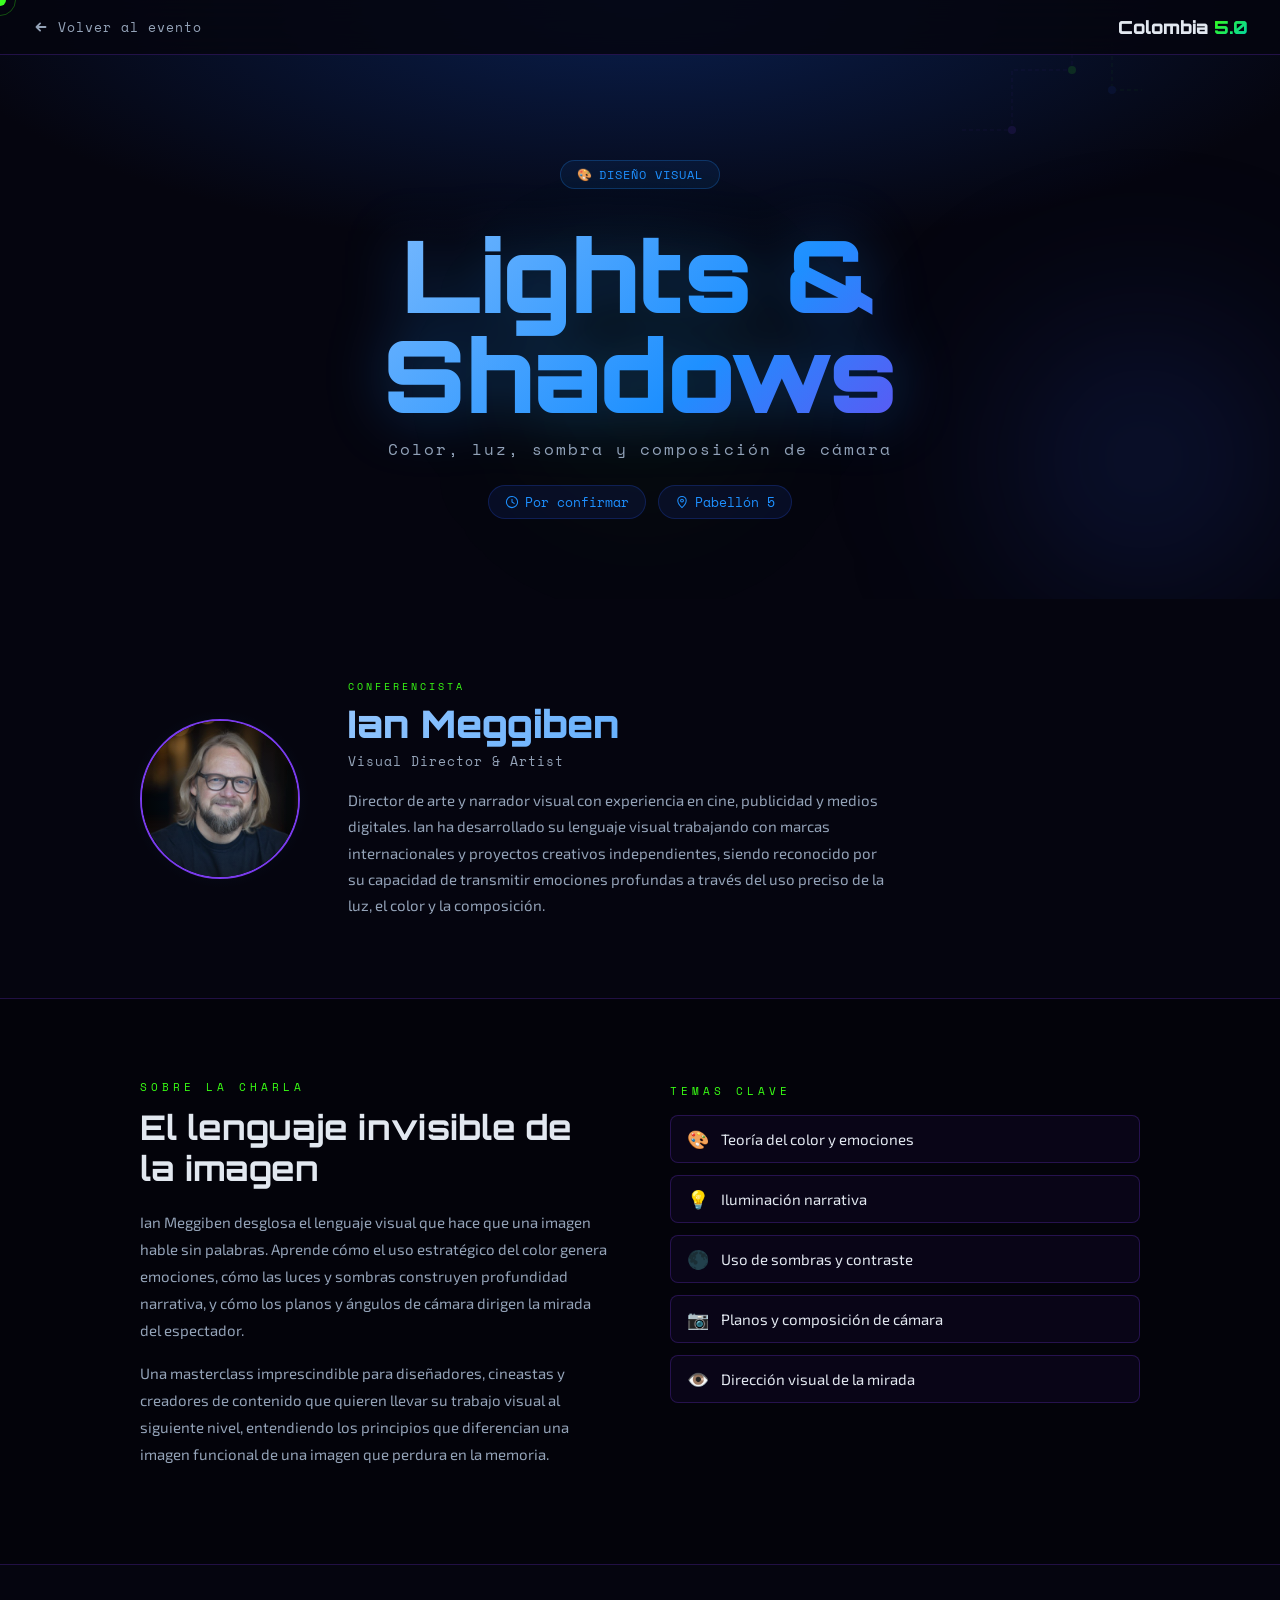
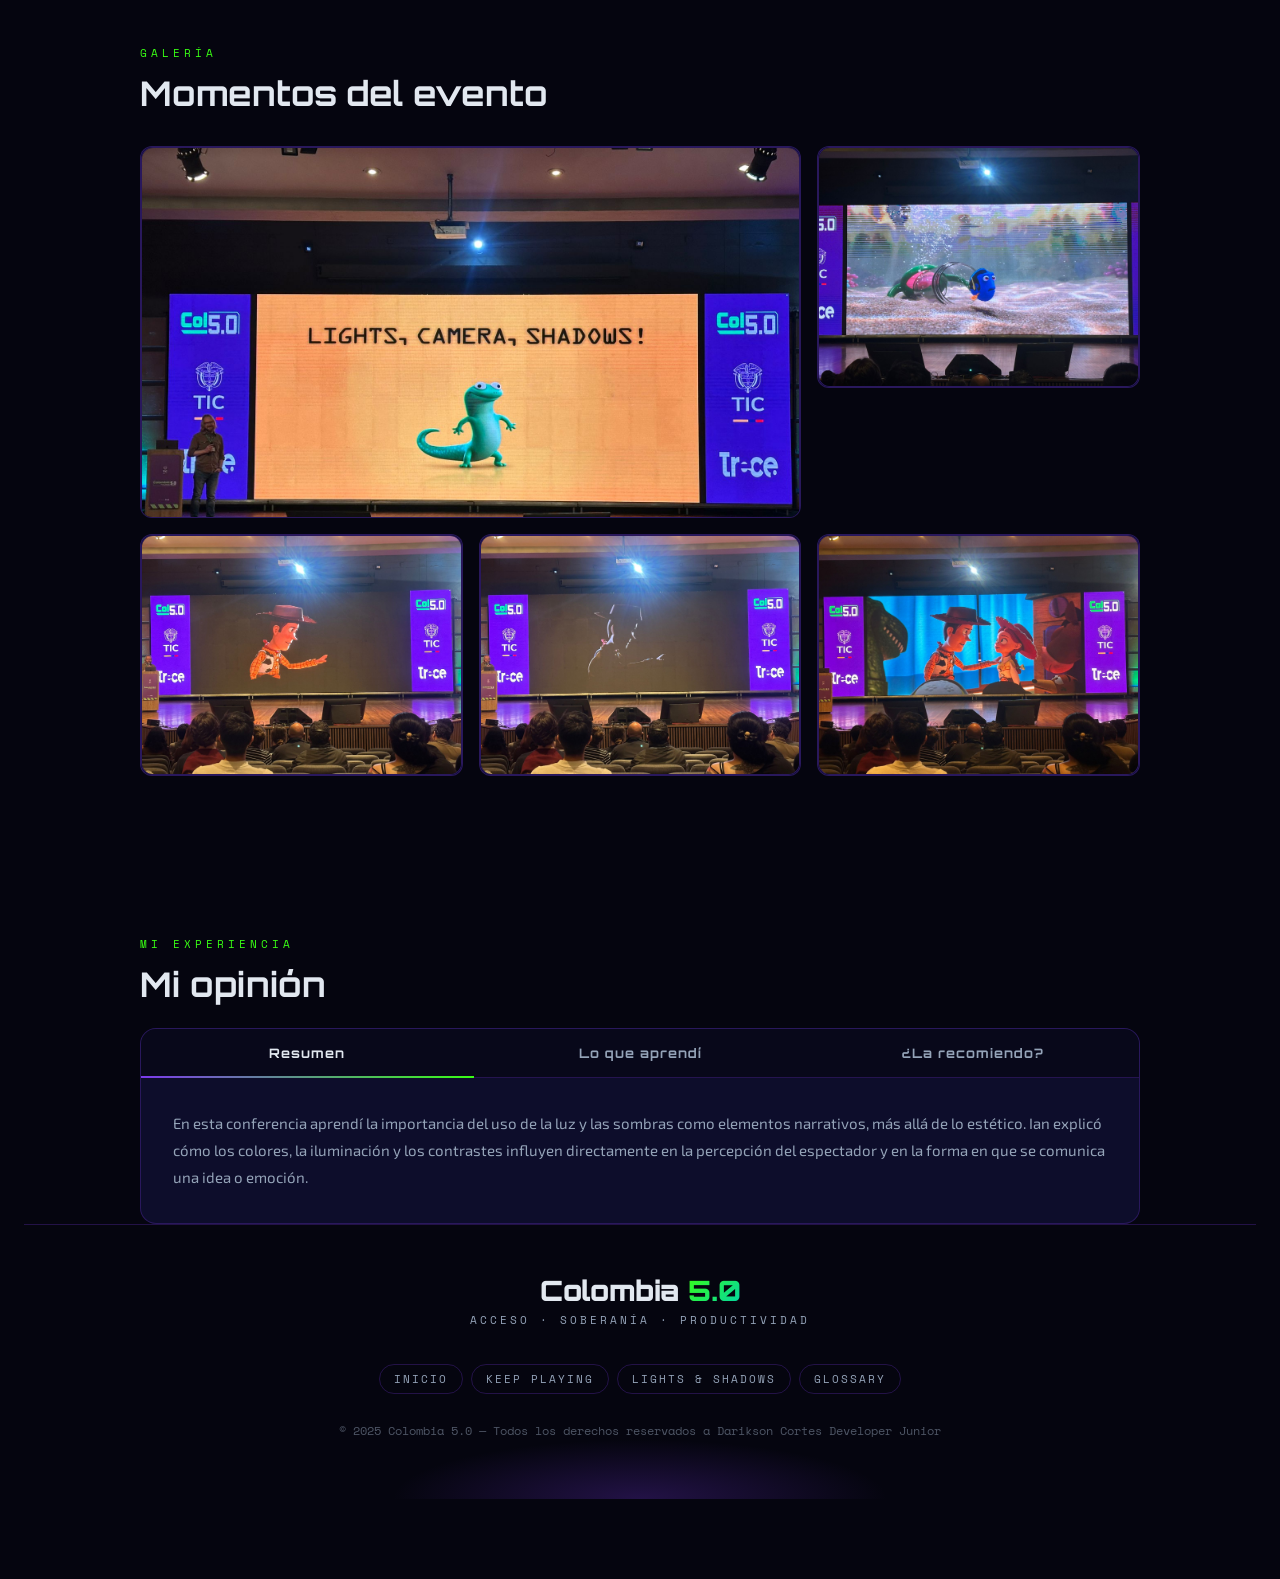
<file: lights-shadows.html>
<!DOCTYPE html>
<html lang="es">
<head>
  <meta charset="UTF-8" />
  <meta name="viewport" content="width=device-width, initial-scale=1.0" />
  <title>Lights &amp; Shadows — Colombia 5.0</title>
  <link rel="stylesheet" href="styles.css" />
  <link rel="stylesheet" href="conf-page.css" />
  <link rel="preconnect" href="https://fonts.googleapis.com" />
  <link rel="preconnect" href="https://fonts.gstatic.com" crossorigin />
  <link href="https://fonts.googleapis.com/css2?family=Exo+2:wght@300;400;600;700;900&family=Orbitron:wght@400;700;900&family=Space+Mono:wght@400;700&display=swap" rel="stylesheet" />
</head>
<body>

  <div class="cursor" id="cursor"></div>
  <div class="cursor-trail" id="cursorTrail"></div>

  <!-- ── NAV ── -->
  <nav class="conf-nav">
    <a href="index.html" class="nav-back">
      <svg viewBox="0 0 20 20" fill="none"><path d="M15 10H5M9 6l-4 4 4 4" stroke="currentColor" stroke-width="2" stroke-linecap="round" stroke-linejoin="round"/></svg>
      <span>Volver al evento</span>
    </a>
    <span class="nav-brand">Colombia <em>5.0</em></span>
  </nav>

  <!-- ── CONF HERO ── -->
  <header class="conf-hero conf-hero-blue">
    <div class="conf-hero-bg" aria-hidden="true">
      <div class="orb orb-2"></div>
      <div class="orb orb-3"></div>
      <!-- camera deco -->
      <svg class="deco-icon circuit-tr" viewBox="0 0 200 200" fill="none">
        <path d="M10 100 H60 V40 H120 V10" stroke="#7c3aed" stroke-width="1" stroke-dasharray="4 3" opacity="0.6"/>
        <path d="M120 10 H160 V60 H190" stroke="#39ff14" stroke-width="1" stroke-dasharray="4 3" opacity="0.5"/>
        <circle cx="60" cy="100" r="4" fill="#7c3aed"/>
        <circle cx="120" cy="40" r="4" fill="#39ff14"/>
        <circle cx="160" cy="60" r="4" fill="#1e40af"/>
      </svg>
    </div>
    <div class="conf-hero-content reveal-up delay-0">
      <div class="conf-tag conf-tag-blue">
        <span>🎨</span><span>Diseño Visual</span>
      </div>
      <h1 class="conf-hero-title conf-hero-title-blue">Lights &amp; Shadows</h1>
      <p class="conf-hero-sub">Color, luz, sombra y composición de cámara</p>
      <div class="conf-meta-row">
        <div class="meta-pill">
          <svg viewBox="0 0 20 20" fill="none"><circle cx="10" cy="10" r="8" stroke="currentColor" stroke-width="1.5"/><path d="M10 6v4l3 2" stroke="currentColor" stroke-width="1.5" stroke-linecap="round"/></svg>
          Por confirmar
        </div>
        <div class="meta-pill">
          <svg viewBox="0 0 20 20" fill="none"><path d="M10 2C6.686 2 4 4.686 4 8c0 5 6 10 6 10s6-5 6-10c0-3.314-2.686-6-6-6z" stroke="currentColor" stroke-width="1.5"/><circle cx="10" cy="8" r="2" stroke="currentColor" stroke-width="1.5"/></svg>
          Pabellón 5
        </div>
      </div>
    </div>
  </header>

  <!-- ── SPEAKER ── -->
  <section class="conf-section">
    <div class="conf-container">
      <div class="speaker-block reveal-up delay-1">
        <div class="speaker-avatar-lg">
          
          <img src="img/ian maggiben.jpg" alt="Ian Meggiben" /> 
          <div class="avatar-glow avatar-glow-blue"></div>
        </div>
        <div class="speaker-details">
          <p class="speaker-label">Conferencista</p>
          <h2 class="speaker-name-lg speaker-name-blue">Ian Meggiben</h2>
          <p class="speaker-role-lg">Visual Director &amp; Artist</p>
          <p class="speaker-bio">
            Director de arte y narrador visual con experiencia en cine, publicidad y medios digitales. Ian ha desarrollado su lenguaje visual trabajando con marcas internacionales y proyectos creativos independientes, siendo reconocido por su capacidad de transmitir emociones profundas a través del uso preciso de la luz, el color y la composición.
          </p>
        </div>
      </div>
    </div>
  </section>

  <!-- ── DESCRIPTION ── -->
  <section class="conf-section conf-section-dark">
    <div class="conf-container">
      <div class="two-col reveal-up delay-0">
        <div>
          <p class="section-label">Sobre la charla</p>
          <h2 class="section-title-sm">El lenguaje invisible de la imagen</h2>
          <p class="body-text">
            Ian Meggiben desglosa el lenguaje visual que hace que una imagen hable sin palabras. Aprende cómo el uso estratégico del color genera emociones, cómo las luces y sombras construyen profundidad narrativa, y cómo los planos y ángulos de cámara dirigen la mirada del espectador.
          </p>
          <p class="body-text">
            Una masterclass imprescindible para diseñadores, cineastas y creadores de contenido que quieren llevar su trabajo visual al siguiente nivel, entendiendo los principios que diferencian una imagen funcional de una imagen que perdura en la memoria.
          </p>
        </div>
        <div class="key-points">
          <p class="section-label">Temas clave</p>
          <ul class="points-list">
            <li><span class="point-icon">🎨</span> Teoría del color y emociones</li>
            <li><span class="point-icon">💡</span> Iluminación narrativa</li>
            <li><span class="point-icon">🌑</span> Uso de sombras y contraste</li>
            <li><span class="point-icon">📷</span> Planos y composición de cámara</li>
            <li><span class="point-icon">👁️</span> Dirección visual de la mirada</li>
          </ul>
        </div>
      </div>
    </div>
  </section>

  <!-- ── GALLERY ── -->
  <section class="conf-section">
    <div class="conf-container">
      <p class="section-label reveal-up delay-0">Galería</p>
      <h2 class="section-title-sm reveal-up delay-1">Momentos del evento</h2>

      <div class="photo-grid reveal-up delay-2">
        <div class="photo-slot photo-slot-wide">
          <div class="photo-slot">
               <img src="img/foto principal I.jpg" alt="Descripción" />
             </div>
          <div class="photo-placeholder photo-placeholder-blue">
            <svg viewBox="0 0 48 48" fill="none"><rect x="6" y="10" width="36" height="28" rx="4" stroke="#1e90ff" stroke-width="1.5" stroke-dasharray="4 3"/><circle cx="18" cy="22" r="4" stroke="#7c3aed" stroke-width="1.5"/><path d="M6 34l9-9 6 6 6-8 15 11" stroke="#1e40af" stroke-width="1.5" stroke-linecap="round" stroke-linejoin="round"/></svg>
            <span>Foto principal</span>
            <code>src="fotos/foto-principal.jpg"</code>
          </div>
        </div>

        <div class="photo-slot">
          <div class="photo-slot">
               <img src="img/foto 2 I.jpeg" alt="Descripción" />
             </div>
          <div class="photo-placeholder photo-placeholder-blue">
            <svg viewBox="0 0 48 48" fill="none"><rect x="6" y="10" width="36" height="28" rx="4" stroke="#1e90ff" stroke-width="1.5" stroke-dasharray="4 3"/><circle cx="18" cy="22" r="4" stroke="#7c3aed" stroke-width="1.5"/><path d="M6 34l9-9 6 6 6-8 15 11" stroke="#1e40af" stroke-width="1.5" stroke-linecap="round" stroke-linejoin="round"/></svg>
            <span>Foto 2</span>
          </div>
        </div>

        <div class="photo-slot">
          <div class="photo-slot">
               <img src="img/foto 3 I.jpeg" alt="Descripción" />
             </div>
          <div class="photo-placeholder photo-placeholder-blue">
            <svg viewBox="0 0 48 48" fill="none"><rect x="6" y="10" width="36" height="28" rx="4" stroke="#1e90ff" stroke-width="1.5" stroke-dasharray="4 3"/><circle cx="18" cy="22" r="4" stroke="#7c3aed" stroke-width="1.5"/><path d="M6 34l9-9 6 6 6-8 15 11" stroke="#1e40af" stroke-width="1.5" stroke-linecap="round" stroke-linejoin="round"/></svg>
            <span>Foto 3</span>
          </div>
        </div>

        <div class="photo-slot">
          <div class="photo-slot">
               <img src="img/foto 4 i.jpeg" alt="Descripción" />
             </div>
          <div class="photo-placeholder photo-placeholder-blue">
            <svg viewBox="0 0 48 48" fill="none"><rect x="6" y="10" width="36" height="28" rx="4" stroke="#1e90ff" stroke-width="1.5" stroke-dasharray="4 3"/><circle cx="18" cy="22" r="4" stroke="#7c3aed" stroke-width="1.5"/><path d="M6 34l9-9 6 6 6-8 15 11" stroke="#1e40af" stroke-width="1.5" stroke-linecap="round" stroke-linejoin="round"/></svg>
            <span>Foto 4</span>
          </div>
        </div>

        <div class="photo-slot">
          <div class="photo-slot">
               <img src="img/foto 5 i.jpeg" alt="Descripción" />
             </div>
          <div class="photo-placeholder photo-placeholder-blue">
            <svg viewBox="0 0 48 48" fill="none"><rect x="6" y="10" width="36" height="28" rx="4" stroke="#1e90ff" stroke-width="1.5" stroke-dasharray="4 3"/><circle cx="18" cy="22" r="4" stroke="#7c3aed" stroke-width="1.5"/><path d="M6 34l9-9 6 6 6-8 15 11" stroke="#1e40af" stroke-width="1.5" stroke-linecap="round" stroke-linejoin="round"/></svg>
            <span>Foto 5</span>
          </div>
        </div>

      </div>
    </div>
    
  </section>
<!-- ── MI OPINIÓN ── -->
<section class="conf-section">
  <div class="conf-container">
    <p class="section-label reveal-up delay-0">Mi experiencia</p>
    <h2 class="section-title-sm reveal-up delay-1">Mi opinión</h2>

    <div class="opinion-tabs reveal-up delay-2">
      <div class="opinion-nav">
        <button class="opinion-tab active" data-opinion="resumen">Resumen</button>
        <button class="opinion-tab" data-opinion="aprendizaje">Lo que aprendí</button>
        <button class="opinion-tab" data-opinion="recomendacion">¿La recomiendo?</button>
      </div>

      <div class="opinion-body">
        <div class="opinion-panel active" data-panel="resumen">
          <p>En esta conferencia aprendí la importancia del uso de la luz y las sombras como elementos narrativos, más allá de lo estético. Ian explicó cómo los colores, la iluminación y los contrastes influyen directamente en la percepción del espectador y en la forma en que se comunica una idea o emoción.
</p>
        </div>
        <div class="opinion-panel" data-panel="aprendizaje">
          <p>Uno de los aprendizajes más valiosos fue entender que la luz no solo ilumina, sino que cuenta historias, define atmósferas y aporta intención a cada escena. Estos principios pueden aplicarse tanto en fotografía, video, diseño visual y proyectos creativos en general.</p>
        </div>
        <div class="opinion-panel" data-panel="recomendacion">
          <p>Sí, completamente. Es una conferencia muy inspiradora y práctica, ideal para personas interesadas en el diseño, la producción audiovisual, la fotografía o cualquier área donde la comunicación visual sea importante.</p>
        </div>
      </div>
    </div>
  </div>
  <!-- ── FOOTER ── -->
  <footer class="footer">
    <div class="footer-inner">
      <div class="footer-brand">
        <span class="footer-logo">Colombia <em>5.0</em></span>
        <p>Acceso · Soberanía · Productividad</p>
      </div>
      <nav class="footer-nav">
      <a href="index.html">Inicio</a>
      <a href="keep-playing.html">Keep Playing</a>
      <a href="lights-shadows.html">Lights &amp; Shadows</a>
      <a href="glossary.html">Glossary</a>
    </nav>
      <div class="footer-copy">
        <span>© 2025 Colombia 5.0 — Todos los derechos reservados a Darikson Cortes Developer Junior</span>
      </div>
    </div>
    <div class="footer-glow"></div>
  </footer>

  <script src="script.js"></script>
</body>
</html>
</file>
<file: styles.css>
/* ============================================================
   Colombia 5.0 — Styles
   ============================================================ */

/* ── Reset & Base ── */
*, *::before, *::after { box-sizing: border-box; margin: 0; padding: 0; }

:root {
  --purple:   #7c3aed;
  --purple-d: #4c1d95;
  --blue:     #1e40af;
  --blue-l:   #1e90ff;
  --neon:     #39ff14;
  --bg:       #05050f;
  --bg-card:  #0d0d2b;
  --bg-card2: #0a0a20;
  --text:     #e2e8f0;
  --text-dim: #94a3b8;
  --border:   rgba(124,58,237,0.25);

  --font-display: 'Orbitron', sans-serif;
  --font-body:    'Exo 2', sans-serif;
  --font-mono:    'Space Mono', monospace;

  --radius: 12px;
  --transition: 0.35s cubic-bezier(.4,0,.2,1);
}

html { scroll-behavior: smooth; }

body {
  font-family: var(--font-body);
  background: var(--bg);
  color: var(--text);
  overflow-x: hidden;
  cursor: none; /* use custom cursor */
}

/* ── Custom Cursor ── */
.cursor {
  width: 12px;
  height: 12px;
  background: var(--neon);
  border-radius: 50%;
  position: fixed;
  top: 0; left: 0;
  pointer-events: none;
  z-index: 9999;
  transform: translate(-50%,-50%);
  mix-blend-mode: screen;
  transition: transform 0.1s, width 0.2s, height 0.2s;
}
.cursor-trail {
  width: 32px;
  height: 32px;
  border: 1px solid rgba(57,255,20,0.3);
  border-radius: 50%;
  position: fixed;
  top: 0; left: 0;
  pointer-events: none;
  z-index: 9998;
  transform: translate(-50%,-50%);
  transition: all 0.15s ease;
}
body:hover .cursor { opacity: 1; }

/* ── Scroll Reveal Utility ── */
.reveal-up, .reveal-fade {
  opacity: 0;
  transform: translateY(32px);
  transition: opacity 0.7s ease, transform 0.7s ease;
}
.reveal-fade { transform: none; }
.reveal-up.visible, .reveal-fade.visible {
  opacity: 1;
  transform: none;
}
.delay-0 { transition-delay: 0s; }
.delay-1 { transition-delay: 0.12s; }
.delay-2 { transition-delay: 0.24s; }
.delay-3 { transition-delay: 0.36s; }
.delay-4 { transition-delay: 0.48s; }
.delay-5 { transition-delay: 0.6s; }

/* ============================================================
   HERO
   ============================================================ */
.hero {
  position: relative;
  min-height: 100vh;
  display: flex;
  align-items: center;
  justify-content: center;
  overflow: hidden;
  background: radial-gradient(ellipse 80% 60% at 50% 0%, #15094a 0%, var(--bg) 70%);
}

/* Background Decor */
.bg-decor {
  position: absolute;
  inset: 0;
  overflow: hidden;
  pointer-events: none;
  z-index: 0;
}
.grid-svg {
  position: absolute;
  inset: 0;
  width: 100%; height: 100%;
}

.deco-icon {
  position: absolute;
  opacity: 0.18;
  animation: float 6s ease-in-out infinite;
}
.robot-left {
  width: 120px;
  left: 5%;
  top: 25%;
  animation-delay: 0s;
}
.gamepad-right {
  width: 180px;
  right: 6%;
  top: 30%;
  animation-delay: -2s;
}
.circuit-tr {
  width: 200px;
  right: 10%;
  top: 5%;
  animation-delay: -4s;
  opacity: 0.12;
}
@keyframes float {
  0%, 100% { transform: translateY(0); }
  50% { transform: translateY(-16px); }
}

.binary-bg {
  position: absolute;
  bottom: 8%;
  left: 50%;
  transform: translateX(-50%);
  display: flex;
  flex-direction: column;
  gap: 6px;
  align-items: center;
}
.binary-bg span {
  font-family: var(--font-mono);
  font-size: 10px;
  letter-spacing: 3px;
  color: var(--purple);
  opacity: 0.15;
  white-space: nowrap;
}

/* Orbs */
.orb {
  position: absolute;
  border-radius: 50%;
  filter: blur(80px);
  pointer-events: none;
}
.orb-1 {
  width: 500px; height: 500px;
  background: radial-gradient(circle, rgba(124,58,237,0.25) 0%, transparent 70%);
  top: -15%;
  left: -10%;
  animation: orbMove1 12s ease-in-out infinite;
}
.orb-2 {
  width: 400px; height: 400px;
  background: radial-gradient(circle, rgba(30,64,175,0.3) 0%, transparent 70%);
  bottom: -10%;
  right: -5%;
  animation: orbMove2 15s ease-in-out infinite;
}
.orb-3 {
  width: 300px; height: 300px;
  background: radial-gradient(circle, rgba(57,255,20,0.08) 0%, transparent 70%);
  top: 40%;
  left: 50%;
  transform: translateX(-50%);
  animation: orbMove3 10s ease-in-out infinite;
}
@keyframes orbMove1 { 0%,100%{transform:translate(0,0)} 50%{transform:translate(40px,30px)} }
@keyframes orbMove2 { 0%,100%{transform:translate(0,0)} 50%{transform:translate(-30px,-20px)} }
@keyframes orbMove3 { 0%,100%{transform:translateX(-50%) scale(1)} 50%{transform:translateX(-50%) scale(1.2)} }

/* Hero Content */
.hero-content {
  position: relative;
  z-index: 1;
  max-width: 780px;
  padding: 0 24px;
  text-align: center;
}

.hero-badge {
  display: inline-flex;
  align-items: center;
  gap: 8px;
  background: rgba(124,58,237,0.15);
  border: 1px solid rgba(124,58,237,0.4);
  border-radius: 100px;
  padding: 6px 18px;
  font-family: var(--font-mono);
  font-size: 11px;
  letter-spacing: 2px;
  color: var(--purple);
  text-transform: uppercase;
  margin-bottom: 32px;
}
.badge-dot {
  width: 6px; height: 6px;
  background: var(--neon);
  border-radius: 50%;
  animation: pulse 1.5s infinite;
}
@keyframes pulse { 0%,100%{opacity:1;transform:scale(1)} 50%{opacity:0.5;transform:scale(1.4)} }

.hero-title {
  font-family: var(--font-display);
  line-height: 1;
  margin-bottom: 20px;
  position: relative;
}
.title-colombia {
  display: block;
  font-size: clamp(56px, 10vw, 120px);
  font-weight: 900;
  letter-spacing: -2px;
  background: linear-gradient(135deg, #c4b5fd 0%, #7c3aed 40%, #1e40af 80%);
  -webkit-background-clip: text;
  -webkit-text-fill-color: transparent;
  background-clip: text;
  text-shadow: none;
  filter: drop-shadow(0 0 30px rgba(124,58,237,0.5));
}
.title-version {
  display: block;
  font-size: clamp(72px, 14vw, 160px);
  font-weight: 900;
  letter-spacing: -4px;
  background: linear-gradient(135deg, #39ff14 0%, #00d4aa 50%, #1e90ff 100%);
  -webkit-background-clip: text;
  -webkit-text-fill-color: transparent;
  background-clip: text;
  filter: drop-shadow(0 0 40px rgba(57,255,20,0.4));
  animation: glowPulse 3s ease-in-out infinite;
}
@keyframes glowPulse {
  0%,100% { filter: drop-shadow(0 0 40px rgba(57,255,20,0.4)); }
  50% { filter: drop-shadow(0 0 60px rgba(57,255,20,0.7)); }
}

.hero-tagline {
  font-family: var(--font-mono);
  font-size: clamp(13px, 2vw, 17px);
  letter-spacing: 4px;
  color: var(--text-dim);
  text-transform: uppercase;
  margin-bottom: 20px;
}

.hero-desc {
  font-size: clamp(15px, 2vw, 18px);
  color: var(--text-dim);
  line-height: 1.7;
  max-width: 560px;
  margin: 0 auto 28px;
}

.hero-meta {
  display: flex;
  justify-content: center;
  gap: 12px;
  flex-wrap: wrap;
  margin-bottom: 36px;
}
.meta-pill {
  display: inline-flex;
  align-items: center;
  gap: 6px;
  background: rgba(30,64,175,0.15);
  border: 1px solid rgba(30,64,175,0.35);
  border-radius: 100px;
  padding: 6px 16px;
  font-size: 13px;
  color: var(--blue-l);
  font-family: var(--font-mono);
}
.meta-pill svg { width: 14px; height: 14px; }

.hero-actions {
  display: flex;
  gap: 14px;
  justify-content: center;
  flex-wrap: wrap;
}

/* Buttons */
.btn-primary {
  display: inline-flex;
  align-items: center;
  gap: 8px;
  background: linear-gradient(135deg, var(--purple), var(--blue));
  color: #fff;
  font-family: var(--font-display);
  font-size: 13px;
  font-weight: 700;
  letter-spacing: 2px;
  padding: 14px 32px;
  border: none;
  border-radius: 8px;
  cursor: pointer;
  position: relative;
  overflow: hidden;
  transition: var(--transition);
  box-shadow: 0 4px 30px rgba(124,58,237,0.4);
}
.btn-primary::before {
  content: '';
  position: absolute;
  inset: 0;
  background: linear-gradient(135deg, var(--neon), #00d4aa);
  opacity: 0;
  transition: opacity 0.35s;
}
.btn-primary:hover { transform: translateY(-2px); box-shadow: 0 8px 40px rgba(124,58,237,0.6); }
.btn-primary:hover::before { opacity: 1; }
.btn-primary span, .btn-primary svg { position: relative; z-index: 1; }
.btn-primary svg { width: 18px; height: 18px; }

.btn-ghost {
  display: inline-flex;
  align-items: center;
  gap: 8px;
  background: transparent;
  color: var(--text-dim);
  font-family: var(--font-display);
  font-size: 13px;
  font-weight: 700;
  letter-spacing: 2px;
  padding: 14px 32px;
  border: 1px solid rgba(255,255,255,0.15);
  border-radius: 8px;
  cursor: pointer;
  transition: var(--transition);
}
.btn-ghost:hover {
  border-color: var(--purple);
  color: var(--text);
  background: rgba(124,58,237,0.1);
  transform: translateY(-2px);
}

/* Scroll indicator */
.scroll-indicator {
  position: absolute;
  bottom: 32px;
  left: 50%;
  transform: translateX(-50%);
  display: flex;
  flex-direction: column;
  align-items: center;
  gap: 8px;
  font-family: var(--font-mono);
  font-size: 10px;
  letter-spacing: 3px;
  color: var(--text-dim);
  text-transform: uppercase;
  opacity: 0.5;
}
.scroll-line {
  width: 1px;
  height: 40px;
  background: linear-gradient(to bottom, var(--purple), transparent);
  animation: scrollAnim 2s ease-in-out infinite;
}
@keyframes scrollAnim {
  0% { transform: scaleY(0); transform-origin: top; opacity: 0; }
  50% { transform: scaleY(1); opacity: 1; }
  100% { transform: scaleY(0); transform-origin: bottom; opacity: 0; }
}

/* ============================================================
   STATS BAR
   ============================================================ */
.stats-bar {
  background: linear-gradient(90deg, rgba(124,58,237,0.08) 0%, rgba(30,64,175,0.08) 50%, rgba(124,58,237,0.08) 100%);
  border-top: 1px solid var(--border);
  border-bottom: 1px solid var(--border);
  padding: 32px 0;
}
.stats-inner {
  max-width: 900px;
  margin: 0 auto;
  padding: 0 24px;
  display: flex;
  align-items: center;
  justify-content: space-between;
  gap: 16px;
  flex-wrap: wrap;
}
.stat {
  flex: 1;
  min-width: 120px;
  text-align: center;
}
.stat-num {
  display: block;
  font-family: var(--font-display);
  font-size: clamp(32px, 5vw, 52px);
  font-weight: 900;
  background: linear-gradient(135deg, var(--neon), #00d4aa);
  -webkit-background-clip: text;
  -webkit-text-fill-color: transparent;
  background-clip: text;
  line-height: 1;
}
.stat-label {
  display: block;
  font-family: var(--font-mono);
  font-size: 11px;
  letter-spacing: 3px;
  color: var(--text-dim);
  text-transform: uppercase;
  margin-top: 4px;
}
.stat-divider {
  width: 1px;
  height: 50px;
  background: var(--border);
  flex-shrink: 0;
}

/* ============================================================
   CONFERENCES
   ============================================================ */
.conferences {
  padding: 100px 24px;
  max-width: 1100px;
  margin: 0 auto;
}

.section-header {
  text-align: center;
  margin-bottom: 60px;
}
.section-label {
  font-family: var(--font-mono);
  font-size: 11px;
  letter-spacing: 4px;
  color: var(--neon);
  text-transform: uppercase;
  margin-bottom: 12px;
}
.section-title {
  font-family: var(--font-display);
  font-size: clamp(36px, 6vw, 64px);
  font-weight: 900;
  background: linear-gradient(135deg, #c4b5fd, #7c3aed, #1e90ff);
  -webkit-background-clip: text;
  -webkit-text-fill-color: transparent;
  background-clip: text;
  margin-bottom: 14px;
}
.section-subtitle {
  color: var(--text-dim);
  font-size: 16px;
  max-width: 480px;
  margin: 0 auto;
  line-height: 1.6;
}

/* ── Tabs Nav ── */
.tabs-wrapper {
  background: var(--bg-card);
  border: 1px solid var(--border);
  border-radius: 20px;
  overflow: hidden;
  box-shadow: 0 8px 60px rgba(0,0,0,0.5), inset 0 1px 0 rgba(255,255,255,0.03);
}
.tabs-nav {
  display: flex;
  border-bottom: 1px solid var(--border);
  background: rgba(5,5,15,0.6);
  overflow-x: auto;
  scrollbar-width: none;
}
.tabs-nav::-webkit-scrollbar { display: none; }

.tab-btn {
  flex: 1;
  min-width: 180px;
  display: flex;
  flex-direction: column;
  align-items: center;
  gap: 4px;
  padding: 20px 24px;
  border: none;
  background: transparent;
  cursor: pointer;
  color: var(--text-dim);
  font-family: var(--font-body);
  transition: var(--transition);
  position: relative;
  border-bottom: 2px solid transparent;
}
.tab-btn::after {
  content: '';
  position: absolute;
  bottom: -2px;
  left: 0; right: 0;
  height: 2px;
  background: linear-gradient(90deg, var(--purple), var(--neon));
  transform: scaleX(0);
  transition: transform 0.35s;
}
.tab-btn.active { color: var(--text); }
.tab-btn.active::after { transform: scaleX(1); }
.tab-btn:hover:not(.active) { color: var(--text); background: rgba(124,58,237,0.05); }

.tab-num {
  font-family: var(--font-mono);
  font-size: 10px;
  letter-spacing: 2px;
  color: var(--purple);
  opacity: 0.7;
}
.tab-btn.active .tab-num { opacity: 1; color: var(--neon); }
.tab-name {
  font-family: var(--font-display);
  font-size: 14px;
  font-weight: 700;
  letter-spacing: 1px;
}

/* ── Tab Panels ── */
.tabs-content { position: relative; }

.tab-panel {
  display: none;
  padding: 48px;
  animation: fadeIn 0.4s ease;
}
.tab-panel.active { display: block; }

@keyframes fadeIn {
  from { opacity: 0; transform: translateY(12px); }
  to   { opacity: 1; transform: none; }
}

.panel-grid {
  display: grid;
  grid-template-columns: 1fr 1.4fr;
  gap: 48px;
  align-items: center;
}

/* Speaker card */
.speaker-card {
  display: flex;
  align-items: center;
  gap: 16px;
  background: rgba(5,5,15,0.6);
  border: 1px solid var(--border);
  border-radius: 12px;
  padding: 20px;
  margin-bottom: 24px;
}
.speaker-avatar svg { width: 64px; height: 64px; }
.speaker-name {
  display: block;
  font-family: var(--font-display);
  font-size: 15px;
  font-weight: 700;
  color: var(--text);
}
.speaker-role {
  display: block;
  font-size: 12px;
  color: var(--text-dim);
  margin-top: 2px;
  font-family: var(--font-mono);
  letter-spacing: 1px;
}

.conf-visual-deco { text-align: center; }
.big-gamepad, .big-camera { width: 200px; opacity: 0.7; }

/* Panel text */
.conf-tag {
  display: inline-flex;
  align-items: center;
  gap: 6px;
  background: rgba(57,255,20,0.08);
  border: 1px solid rgba(57,255,20,0.25);
  border-radius: 100px;
  padding: 4px 14px;
  font-size: 12px;
  color: var(--neon);
  font-family: var(--font-mono);
  letter-spacing: 1px;
  text-transform: uppercase;
  margin-bottom: 20px;
}
.conf-tag-blue {
  background: rgba(30,144,255,0.08);
  border-color: rgba(30,144,255,0.25);
  color: var(--blue-l);
}

.conf-title {
  font-family: var(--font-display);
  font-size: clamp(30px, 4vw, 46px);
  font-weight: 900;
  background: linear-gradient(135deg, #c4b5fd 0%, #39ff14 100%);
  -webkit-background-clip: text;
  -webkit-text-fill-color: transparent;
  background-clip: text;
  line-height: 1.1;
  margin-bottom: 10px;
}
.conf-title-blue {
  background: linear-gradient(135deg, #93c5fd 0%, #1e90ff 60%, #7c3aed 100%);
  -webkit-background-clip: text;
  -webkit-text-fill-color: transparent;
  background-clip: text;
}

.conf-theme {
  font-size: 15px;
  color: var(--text-dim);
  font-style: italic;
  font-family: var(--font-mono);
  margin-bottom: 18px;
  letter-spacing: 0.5px;
}

.conf-desc {
  font-size: 15px;
  color: #a0aec0;
  line-height: 1.75;
  margin-bottom: 28px;
}

.conf-details {
  display: flex;
  gap: 20px;
  flex-wrap: wrap;
  margin-bottom: 28px;
}
.detail-item {
  display: flex;
  align-items: center;
  gap: 6px;
  font-size: 13px;
  color: var(--text-dim);
  font-family: var(--font-mono);
}
.detail-item svg { width: 16px; height: 16px; color: var(--purple); }

.btn-conf, a.btn-conf {
  text-decoration: none;
  display: inline-flex;
  align-items: center;
  gap: 8px;
  background: linear-gradient(135deg, rgba(124,58,237,0.2), rgba(30,64,175,0.2));
  border: 1px solid rgba(124,58,237,0.5);
  color: var(--text);
  font-family: var(--font-display);
  font-size: 12px;
  font-weight: 700;
  letter-spacing: 2px;
  text-transform: uppercase;
  padding: 12px 28px;
  border-radius: 8px;
  cursor: pointer;
  transition: var(--transition);
}
.btn-conf:hover {
  background: linear-gradient(135deg, var(--purple), var(--blue));
  border-color: transparent;
  transform: translateY(-2px);
  box-shadow: 0 8px 30px rgba(124,58,237,0.4);
}
.btn-conf svg { width: 16px; height: 16px; }
.btn-conf-blue {
  background: linear-gradient(135deg, rgba(30,64,175,0.2), rgba(30,144,255,0.1));
  border-color: rgba(30,144,255,0.4);
}
.btn-conf-blue:hover {
  background: linear-gradient(135deg, var(--blue), var(--blue-l));
  box-shadow: 0 8px 30px rgba(30,64,175,0.5);
}

/* ============================================================
   FOOTER
   ============================================================ */
.footer {
  position: relative;
  border-top: 1px solid var(--border);
  padding: 48px 24px 60px;
  text-align: center;
  overflow: hidden;
}
.footer-inner {
  position: relative;
  z-index: 1;
  display: flex;
  flex-direction: column;
  align-items: center;
  gap: 12px;
}
.footer-brand { margin-bottom: 8px; }
.footer-logo {
  font-family: var(--font-display);
  font-size: 28px;
  font-weight: 900;
  color: var(--text);
}
.footer-logo em {
  font-style: normal;
  background: linear-gradient(135deg, var(--neon), #00d4aa);
  -webkit-background-clip: text;
  -webkit-text-fill-color: transparent;
  background-clip: text;
}
.footer-brand p {
  font-family: var(--font-mono);
  font-size: 11px;
  letter-spacing: 3px;
  color: var(--text-dim);
  text-transform: uppercase;
  margin-top: 4px;
}
.footer-copy {
  font-size: 12px;
  color: var(--text-dim);
  opacity: 0.5;
  font-family: var(--font-mono);
}
.footer-glow {
  position: absolute;
  bottom: -60px;
  left: 50%;
  transform: translateX(-50%);
  width: 500px;
  height: 120px;
  background: radial-gradient(ellipse, rgba(124,58,237,0.25) 0%, transparent 70%);
  pointer-events: none;
}

/* ============================================================
   RESPONSIVE
   ============================================================ */
@media (max-width: 768px) {
  .panel-grid { grid-template-columns: 1fr; gap: 24px; }
  .tab-panel { padding: 28px 20px; }
  .tabs-nav { flex-wrap: nowrap; }
  .stats-inner { justify-content: center; }
  .stat-divider { display: none; }
  .hero-content { padding: 0 20px; }
  .deco-icon { display: none; }
  body { cursor: auto; }
  .cursor, .cursor-trail { display: none; }
}

@media (max-width: 480px) {
  .tab-btn { min-width: 140px; padding: 16px 12px; }
  .tab-name { font-size: 12px; }
  .conf-details { flex-direction: column; gap: 10px; }
}
/* ── Footer Nav ── */
.footer-nav {
  display: flex;
  gap: 8px;
  flex-wrap: wrap;
  justify-content: center;
  margin: 16px 0;
}
.footer-nav a {
  text-decoration: none;
  font-family: var(--font-mono);
  font-size: 11px;
  letter-spacing: 2px;
  text-transform: uppercase;
  color: var(--text-dim);
  padding: 6px 14px;
  border: 1px solid var(--border);
  border-radius: 100px;
  transition: color 0.25s, border-color 0.25s, background 0.25s;
}
.footer-nav a:hover {
  color: var(--neon);
  border-color: rgba(57,255,20,0.4);
  background: rgba(57,255,20,0.05);
}
/* ── Footer Nav ── */
.footer-nav {
  display: flex;
  gap: 8px;
  flex-wrap: wrap;
  justify-content: center;
  margin: 16px 0;
}
.footer-nav a {
  text-decoration: none;
  font-family: var(--font-mono);
  font-size: 11px;
  letter-spacing: 2px;
  text-transform: uppercase;
  color: var(--text-dim);
  padding: 6px 14px;
  border: 1px solid var(--border);
  border-radius: 100px;
  transition: color 0.25s, border-color 0.25s, background 0.25s;
}
.footer-nav a:hover {
  color: var(--neon);
  border-color: rgba(57,255,20,0.4);
  background: rgba(57,255,20,0.05);
}
</file>
<file: conf-page.css>
/* ============================================================
   conf-page.css — Estilos para páginas de conferencia
   ============================================================ */

/* ── Nav ── */
.conf-nav {
  position: fixed;
  top: 0; left: 0; right: 0;
  z-index: 100;
  display: flex;
  align-items: center;
  justify-content: space-between;
  padding: 16px 32px;
  background: rgba(5,5,15,0.85);
  backdrop-filter: blur(16px);
  border-bottom: 1px solid var(--border);
}
.nav-back {
  display: flex;
  align-items: center;
  gap: 8px;
  color: var(--text-dim);
  text-decoration: none;
  font-family: var(--font-mono);
  font-size: 13px;
  letter-spacing: 1px;
  transition: color 0.25s;
}
.nav-back svg { width: 18px; height: 18px; }
.nav-back:hover { color: var(--neon); }
.nav-brand {
  font-family: var(--font-display);
  font-size: 18px;
  font-weight: 900;
  color: var(--text);
}
.nav-brand em {
  font-style: normal;
  background: linear-gradient(135deg, var(--neon), #00d4aa);
  -webkit-background-clip: text;
  -webkit-text-fill-color: transparent;
  background-clip: text;
}

/* ── Conf Hero ── */
.conf-hero {
  position: relative;
  padding: 160px 24px 80px;
  overflow: hidden;
  background: radial-gradient(ellipse 80% 60% at 50% 0%, #15094a 0%, var(--bg) 70%);
}
.conf-hero-blue {
  background: radial-gradient(ellipse 80% 60% at 50% 0%, #0a1f4e 0%, var(--bg) 70%);
}
.conf-hero-bg {
  position: absolute;
  inset: 0;
  pointer-events: none;
  overflow: hidden;
}
.conf-hero-content {
  position: relative;
  z-index: 1;
  max-width: 800px;
  margin: 0 auto;
  text-align: center;
}
.conf-hero-title {
  font-family: var(--font-display);
  font-size: clamp(48px, 9vw, 100px);
  font-weight: 900;
  line-height: 1;
  margin: 16px 0 12px;
  background: linear-gradient(135deg, #c4b5fd 0%, #39ff14 100%);
  -webkit-background-clip: text;
  -webkit-text-fill-color: transparent;
  background-clip: text;
  filter: drop-shadow(0 0 30px rgba(57,255,20,0.35));
}
.conf-hero-title-blue {
  background: linear-gradient(135deg, #93c5fd 0%, #1e90ff 60%, #7c3aed 100%);
  -webkit-background-clip: text;
  -webkit-text-fill-color: transparent;
  background-clip: text;
  filter: drop-shadow(0 0 30px rgba(30,144,255,0.35));
}
.conf-hero-sub {
  font-family: var(--font-mono);
  font-size: clamp(13px, 2vw, 16px);
  color: var(--text-dim);
  letter-spacing: 2px;
  margin-bottom: 24px;
}
.conf-meta-row {
  display: flex;
  justify-content: center;
  gap: 12px;
  flex-wrap: wrap;
}

/* ── Sections ── */
.conf-section {
  padding: 80px 24px;
}
.conf-section-dark {
  background: rgba(0,0,0,0.3);
  border-top: 1px solid var(--border);
  border-bottom: 1px solid var(--border);
}
.conf-container {
  max-width: 1000px;
  margin: 0 auto;
}

/* ── Speaker block ── */
.speaker-block {
  display: grid;
  grid-template-columns: auto 1fr;
  gap: 48px;
  align-items: center;
}
.speaker-avatar-lg {
  position: relative;
  width: 160px;
  flex-shrink: 0;
}
.speaker-avatar-lg svg { width: 160px; height: 160px; display: block; }
.speaker-avatar-lg img {
  width: 160px;
  height: 160px;
  border-radius: 50%;
  object-fit: cover;
  border: 2px solid var(--purple);
  display: block;
}
.avatar-glow {
  position: absolute;
  inset: -10px;
  border-radius: 50%;
  pointer-events: none;
}
.avatar-glow-green { background: radial-gradient(circle, rgba(57,255,20,0.15) 0%, transparent 70%); }
.avatar-glow-blue  { background: radial-gradient(circle, rgba(30,144,255,0.15) 0%, transparent 70%); }

.speaker-label {
  font-family: var(--font-mono);
  font-size: 10px;
  letter-spacing: 3px;
  color: var(--neon);
  text-transform: uppercase;
  margin-bottom: 6px;
}
.speaker-name-lg {
  font-family: var(--font-display);
  font-size: clamp(24px, 4vw, 38px);
  font-weight: 900;
  color: var(--text);
  margin-bottom: 4px;
}
.speaker-name-blue {
  background: linear-gradient(135deg, #93c5fd, #1e90ff);
  -webkit-background-clip: text;
  -webkit-text-fill-color: transparent;
  background-clip: text;
}
.speaker-role-lg {
  font-family: var(--font-mono);
  font-size: 13px;
  color: var(--text-dim);
  letter-spacing: 1px;
  margin-bottom: 16px;
}
.speaker-bio {
  font-size: 15px;
  color: var(--text-dim);
  line-height: 1.75;
  max-width: 540px;
}

/* ── Two col layout ── */
.two-col {
  display: grid;
  grid-template-columns: 1fr 1fr;
  gap: 60px;
  align-items: start;
}

/* ── Section text ── */
.section-title-sm {
  font-family: var(--font-display);
  font-size: clamp(22px, 3.5vw, 34px);
  font-weight: 700;
  color: var(--text);
  margin-bottom: 20px;
  line-height: 1.2;
}
.body-text {
  font-size: 15px;
  color: var(--text-dim);
  line-height: 1.8;
  margin-bottom: 16px;
}

/* ── Key points ── */
.key-points { padding-top: 4px; }
.points-list {
  list-style: none;
  display: flex;
  flex-direction: column;
  gap: 12px;
  margin-top: 16px;
}
.points-list li {
  display: flex;
  align-items: center;
  gap: 12px;
  font-size: 15px;
  color: var(--text);
  background: rgba(124,58,237,0.06);
  border: 1px solid var(--border);
  border-radius: 8px;
  padding: 12px 16px;
  transition: background 0.25s, border-color 0.25s;
}
.points-list li:hover {
  background: rgba(124,58,237,0.12);
  border-color: rgba(124,58,237,0.4);
}
.point-icon { font-size: 18px; flex-shrink: 0; }

/* ── Photo Grid ── */
.photo-grid {
  display: grid;
  grid-template-columns: repeat(3, 1fr);
  grid-template-rows: auto auto;
  gap: 16px;
  margin-top: 32px;
}
.photo-slot {
  border-radius: var(--radius);
  overflow: hidden;
  aspect-ratio: 4/3;
  background: var(--bg-card);
  border: 1px solid var(--border);
  transition: border-color 0.25s, transform 0.25s;
}
.photo-slot:hover {
  border-color: var(--purple);
  transform: scale(1.02);
}
.photo-slot-wide {
  grid-column: span 2;
  aspect-ratio: 16/9;
}
.photo-slot img {
  width: 100%;
  height: 100%;
  object-fit: cover;
  display: block;
  transition: transform 0.4s;
}
.photo-slot:hover img { transform: scale(1.05); }

/* Placeholder shown before real photos are added */
.photo-placeholder {
  width: 100%;
  height: 100%;
  display: flex;
  flex-direction: column;
  align-items: center;
  justify-content: center;
  gap: 10px;
  background: repeating-linear-gradient(
    45deg,
    rgba(124,58,237,0.03) 0px,
    rgba(124,58,237,0.03) 1px,
    transparent 1px,
    transparent 12px
  );
}
.photo-placeholder svg { width: 40px; height: 40px; opacity: 0.5; }
.photo-placeholder span {
  font-family: var(--font-mono);
  font-size: 11px;
  color: var(--text-dim);
  letter-spacing: 1px;
  opacity: 0.6;
}
.photo-placeholder code {
  font-family: var(--font-mono);
  font-size: 10px;
  color: var(--purple);
  background: rgba(124,58,237,0.1);
  padding: 3px 8px;
  border-radius: 4px;
  opacity: 0.7;
}
.photo-placeholder-blue svg { filter: hue-rotate(120deg); }
.photo-placeholder-blue code { color: var(--blue-l); background: rgba(30,144,255,0.1); }

/* ── Conf tag overrides (used in hero) ── */
.conf-hero .conf-tag {
  display: inline-flex;
  align-items: center;
  gap: 6px;
  background: rgba(57,255,20,0.08);
  border: 1px solid rgba(57,255,20,0.25);
  border-radius: 100px;
  padding: 5px 16px;
  font-size: 12px;
  color: var(--neon);
  font-family: var(--font-mono);
  letter-spacing: 1px;
  text-transform: uppercase;
}
.conf-hero .conf-tag-blue {
  background: rgba(30,144,255,0.08);
  border-color: rgba(30,144,255,0.25);
  color: var(--blue-l);
}

/* ── Responsive ── */
@media (max-width: 768px) {
  .speaker-block { grid-template-columns: 1fr; text-align: center; }
  .speaker-avatar-lg { margin: 0 auto; }
  .speaker-bio { margin: 0 auto; }
  .two-col { grid-template-columns: 1fr; gap: 40px; }
  .photo-grid { grid-template-columns: 1fr 1fr; }
  .photo-slot-wide { grid-column: span 2; }
  .conf-nav { padding: 14px 20px; }
}
@media (max-width: 480px) {
  .photo-grid { grid-template-columns: 1fr; }
  .photo-slot-wide { grid-column: span 1; aspect-ratio: 4/3; }
}
/* ── Opinion Tabs ── */
.opinion-tabs {
  background: var(--bg-card);
  border: 1px solid var(--border);
  border-radius: 16px;
  overflow: hidden;
  margin-top: 24px;
}
.opinion-nav {
  display: flex;
  border-bottom: 1px solid var(--border);
  background: rgba(5,5,15,0.6);
}
.opinion-tab {
  flex: 1;
  padding: 16px;
  border: none;
  background: transparent;
  color: var(--text-dim);
  font-family: var(--font-display);
  font-size: 13px;
  font-weight: 700;
  letter-spacing: 1px;
  cursor: pointer;
  position: relative;
  transition: color 0.3s;
}
.opinion-tab::after {
  content: '';
  position: absolute;
  bottom: -1px; left: 0; right: 0;
  height: 2px;
  background: linear-gradient(90deg, var(--purple), var(--neon));
  transform: scaleX(0);
  transition: transform 0.3s;
}
.opinion-tab.active { color: var(--text); }
.opinion-tab.active::after { transform: scaleX(1); }
.opinion-tab:hover:not(.active) { color: var(--text); background: rgba(124,58,237,0.05); }

.opinion-body { padding: 32px; }
.opinion-panel { display: none; animation: fadeIn 0.35s ease; }
.opinion-panel.active { display: block; }
.opinion-panel p {
  font-size: 15px;
  color: var(--text-dim);
  line-height: 1.8;
}
</file>
